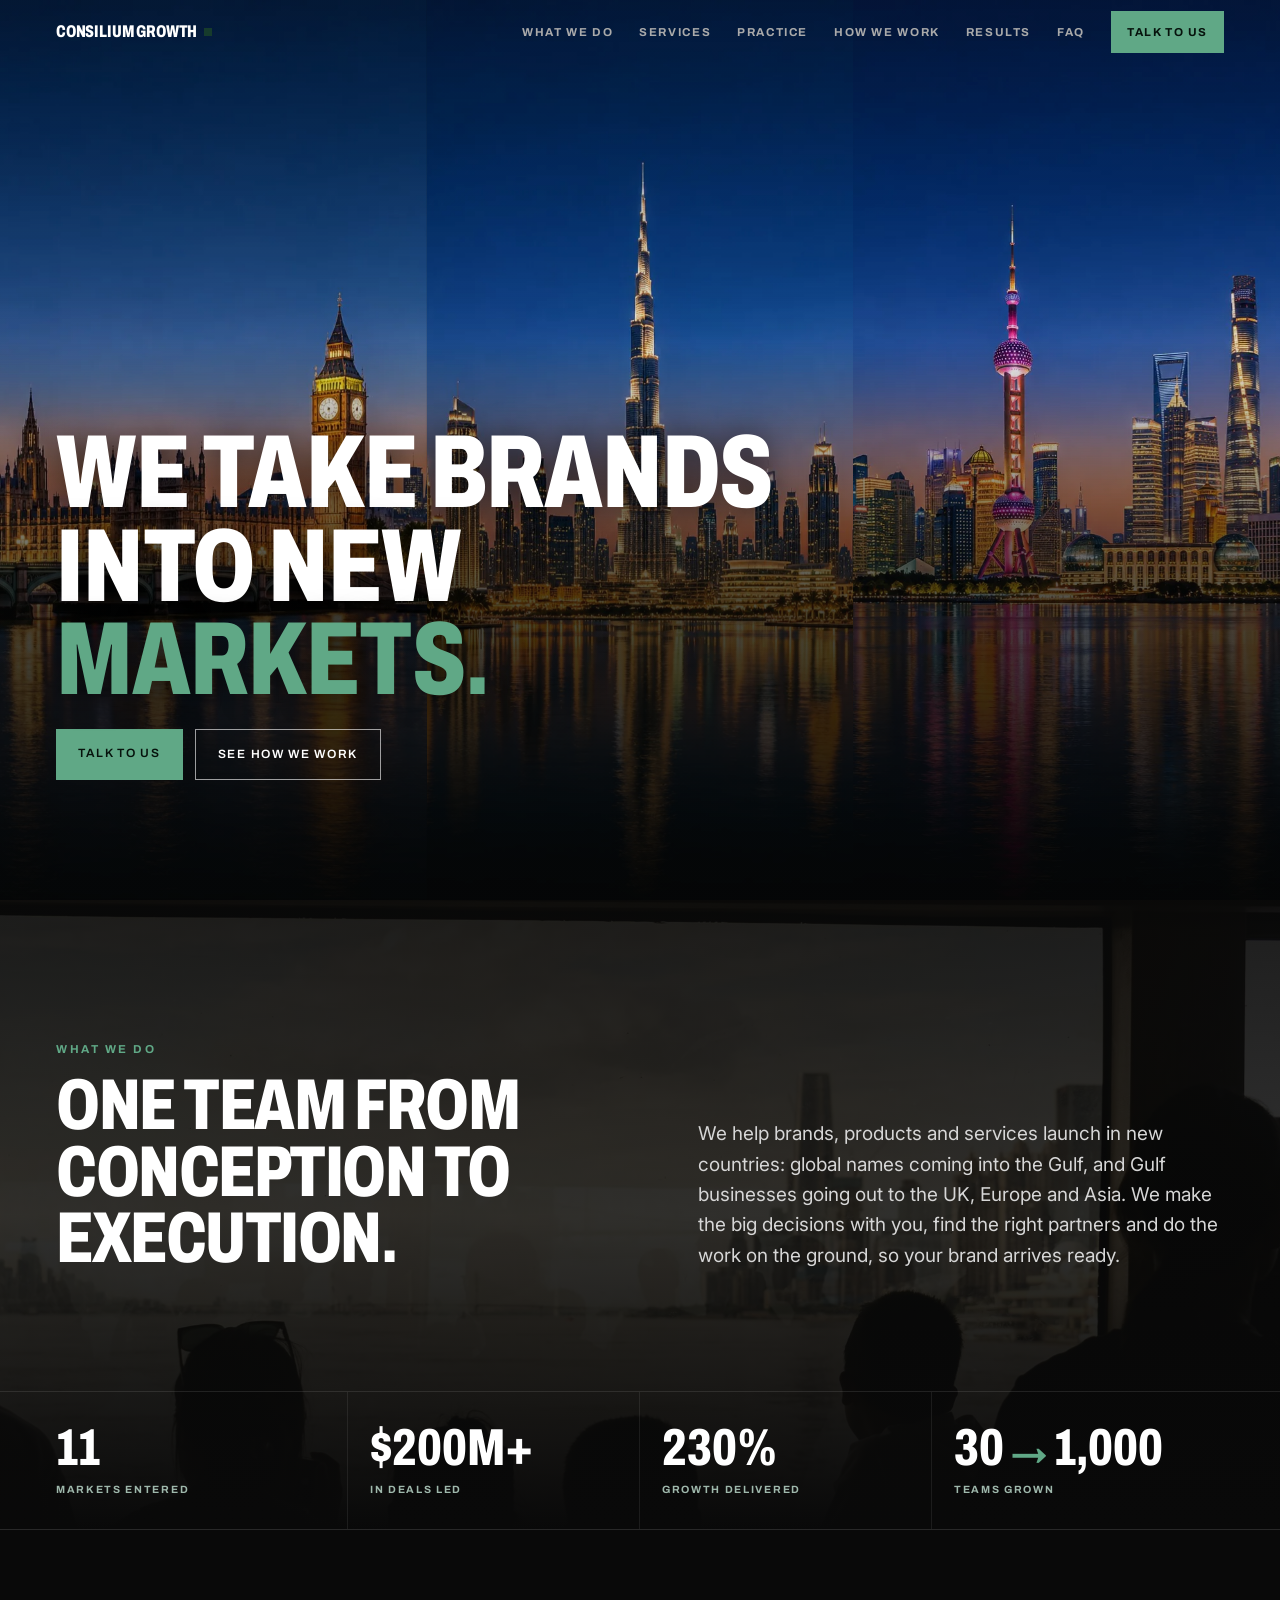
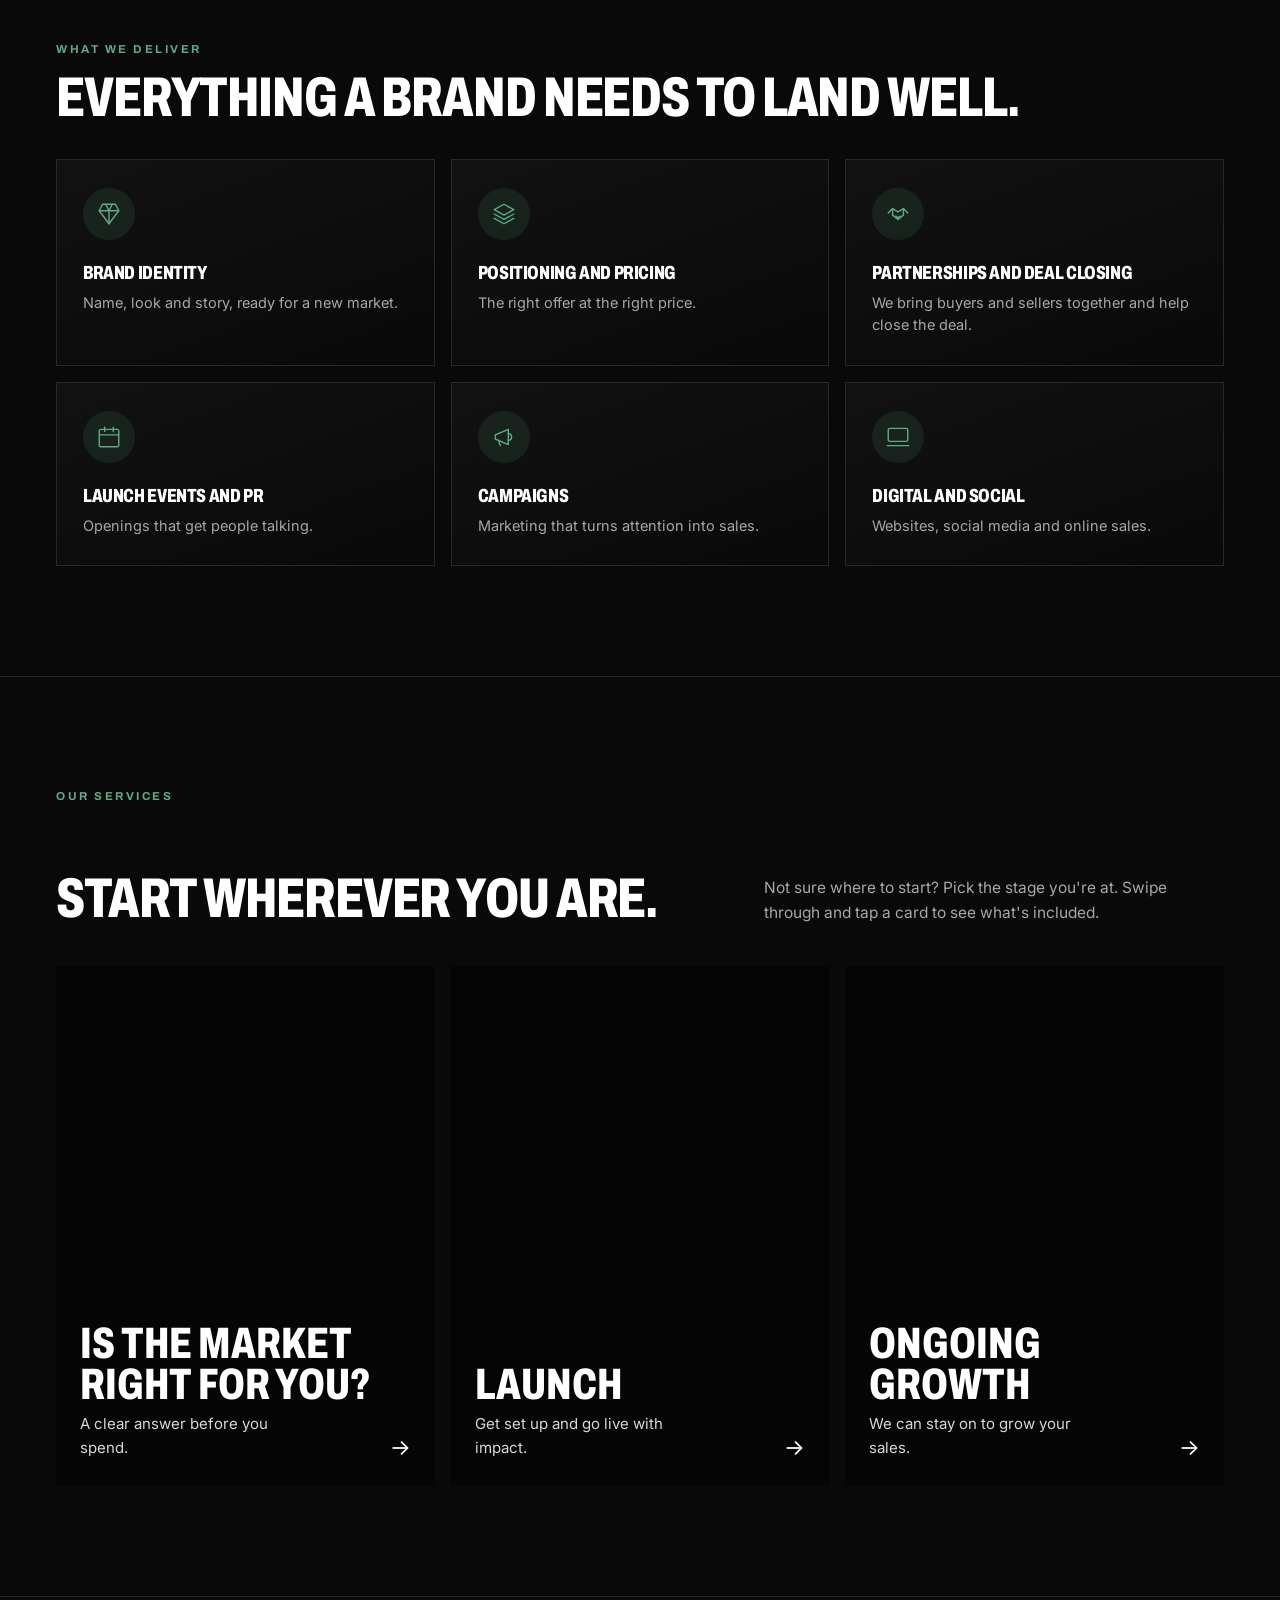
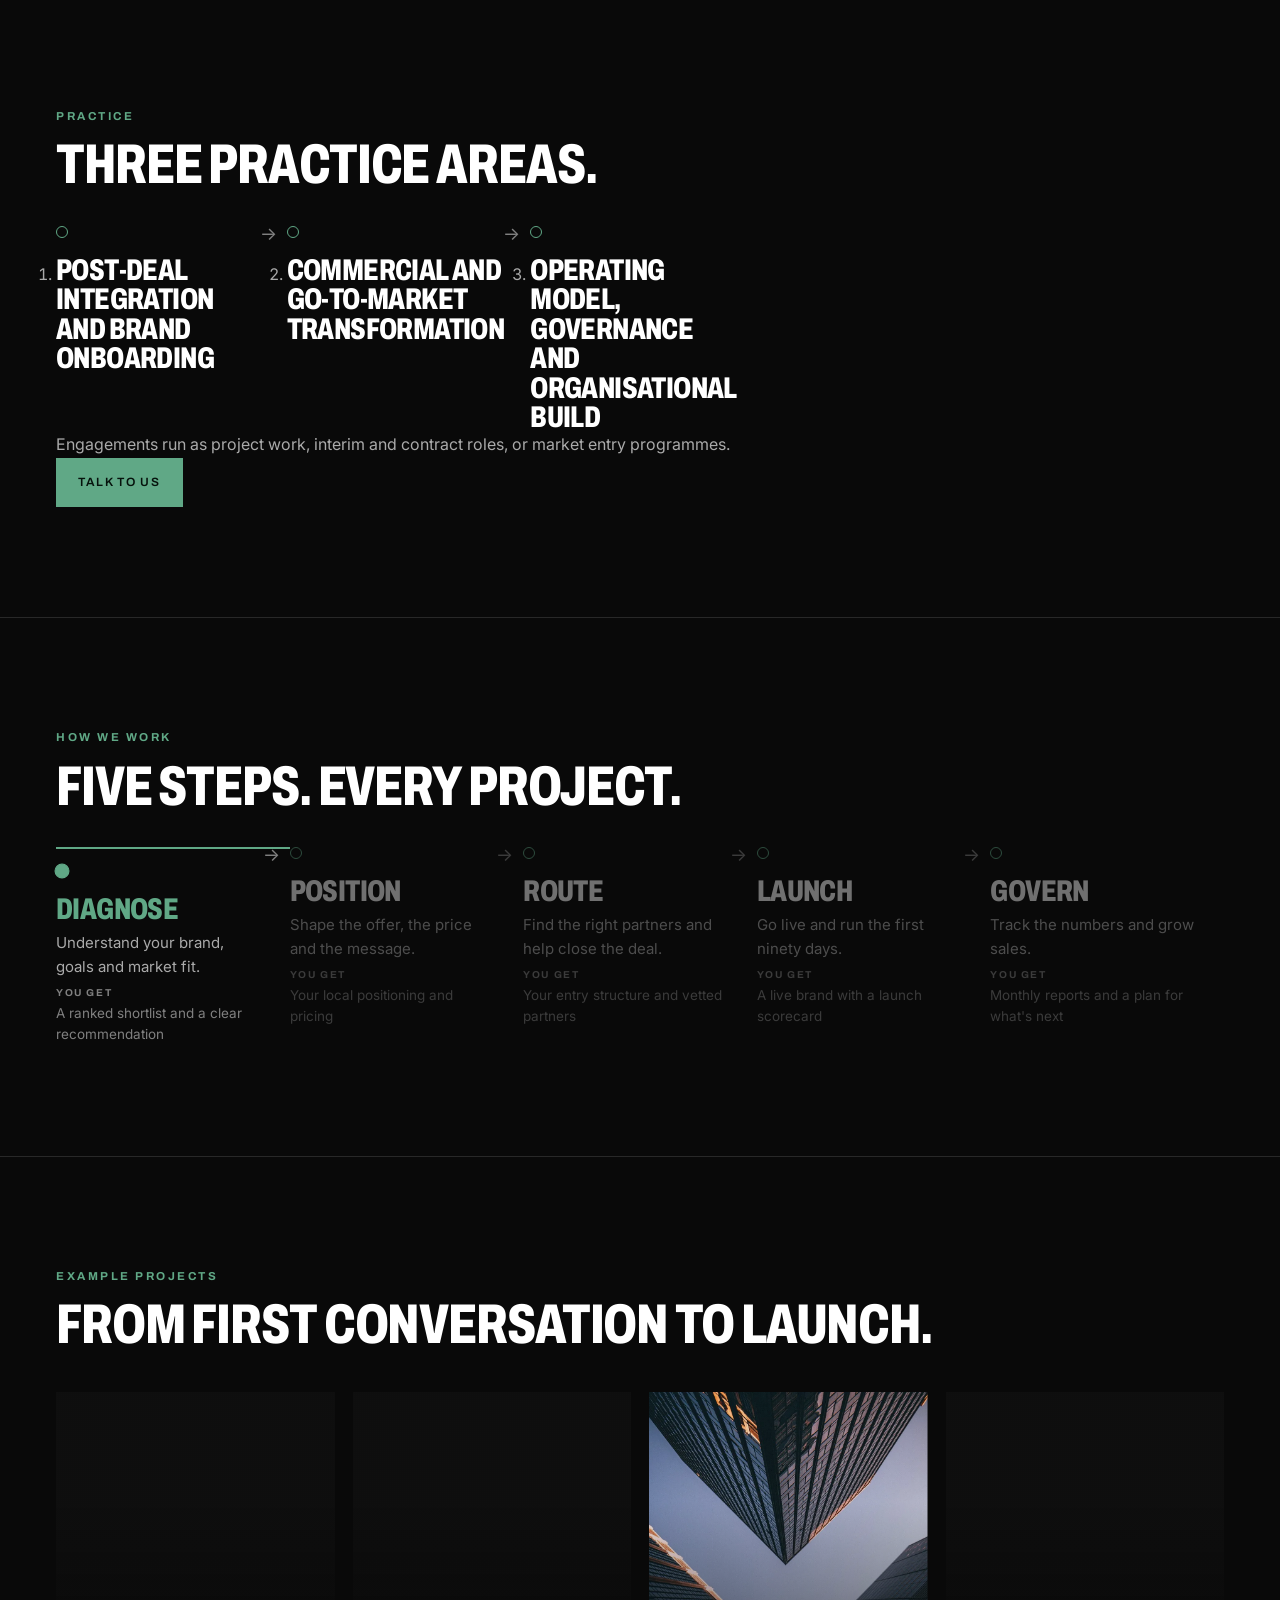
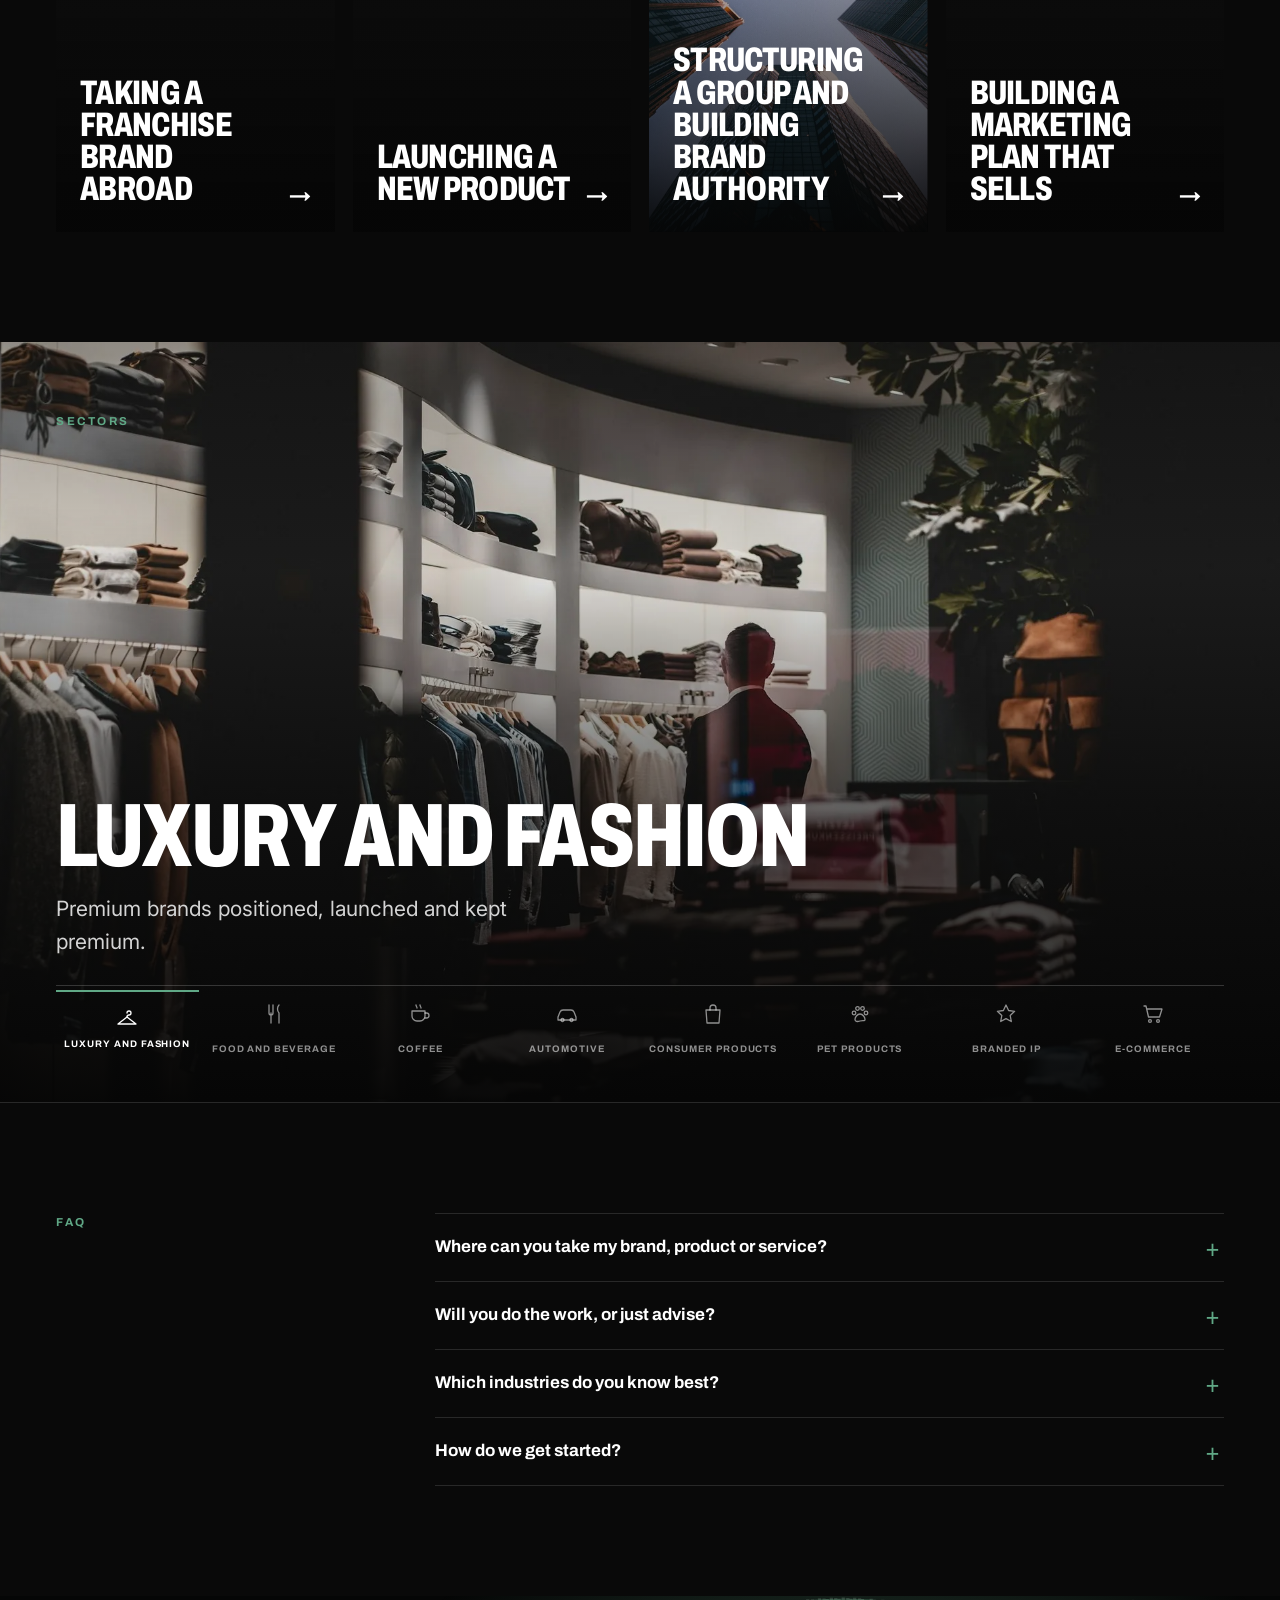
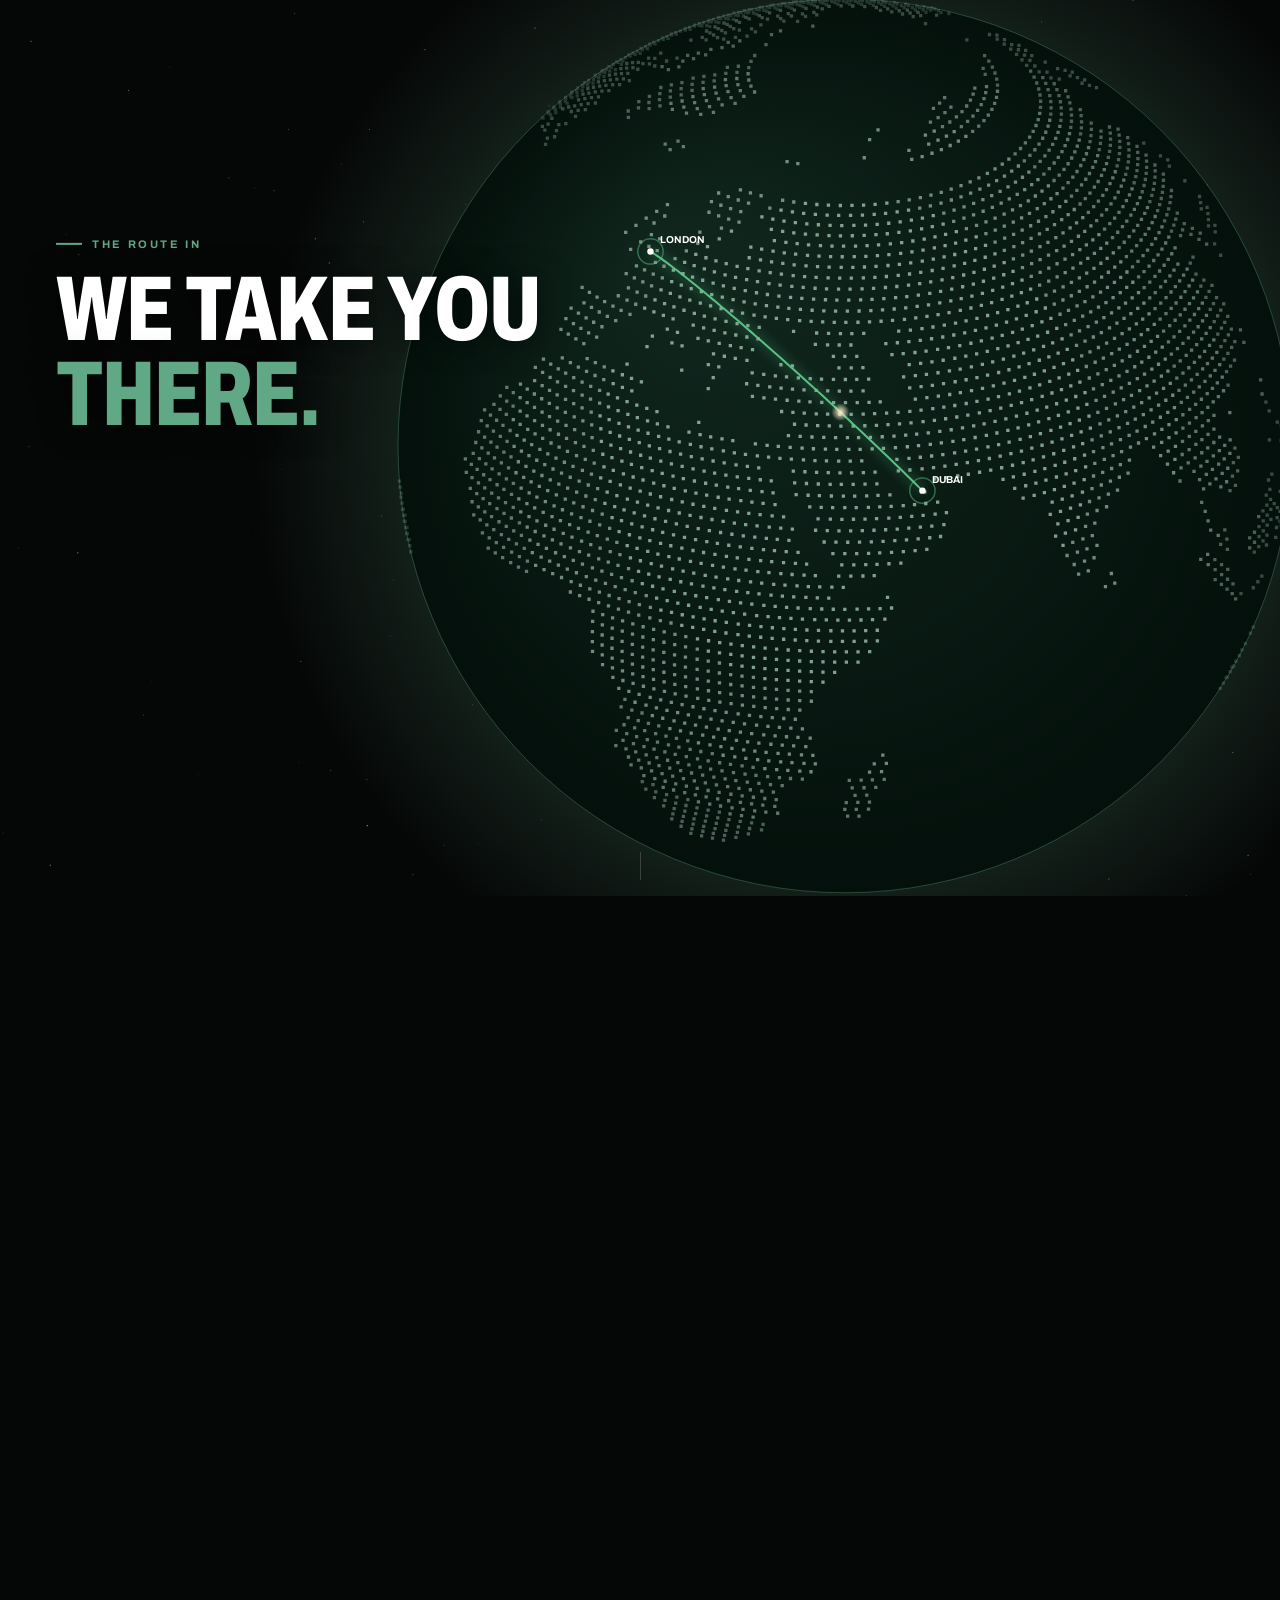
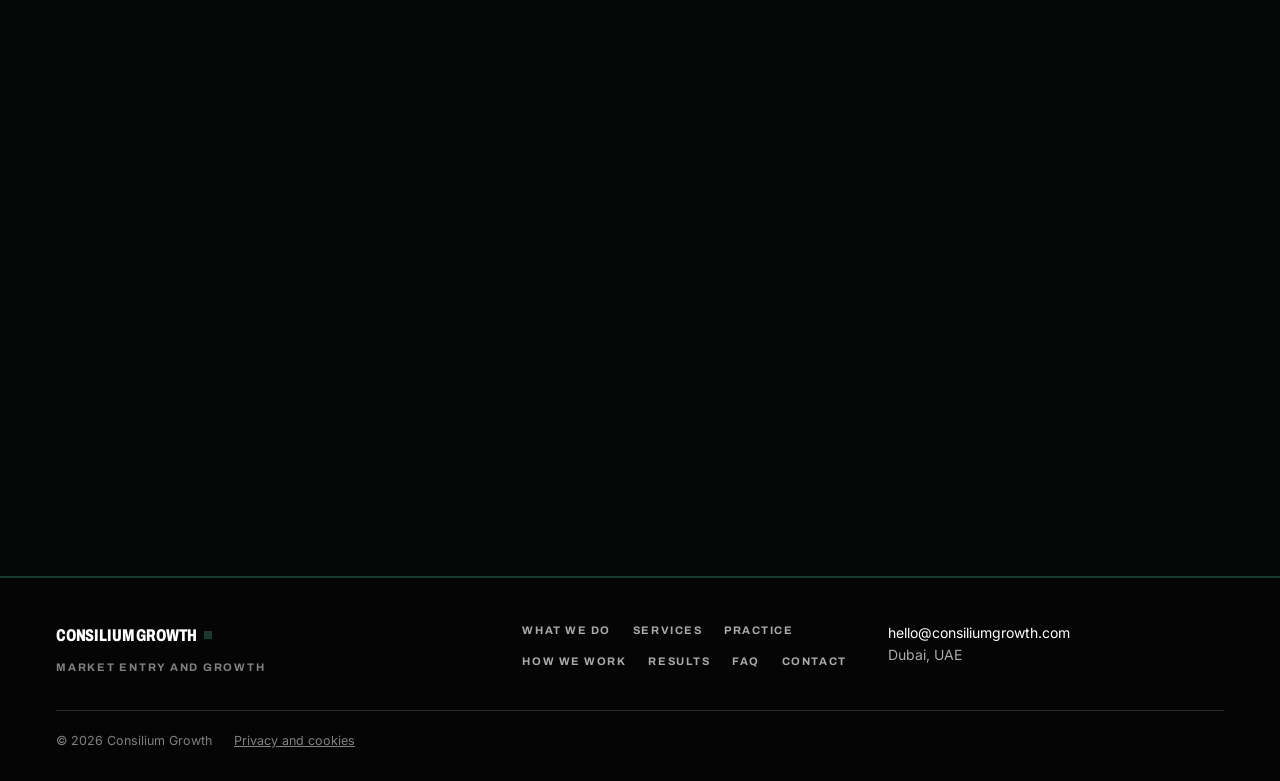
<file: index.html>
<!DOCTYPE html>
<html lang="en">
<head>
<meta charset="utf-8">
<meta name="viewport" content="width=device-width, initial-scale=1">
<title>Consilium Growth | Market Entry and Brand Launch</title>
<meta name="description" content="Consilium Growth helps brands launch and grow in new markets, from choosing the right country to setting up, launching and growing sales. Based in Dubai.">
<meta name="robots" content="index, follow">
<link rel="canonical" href="https://consiliumgrowth.com/">
<meta name="theme-color" content="#090909">
<meta property="og:site_name" content="Consilium Growth">
<meta property="og:type" content="website">
<meta property="og:locale" content="en_GB">
<meta property="og:url" content="https://consiliumgrowth.com/">
<meta property="og:title" content="Consilium Growth. We take brands into new markets.">
<meta property="og:description" content="Consilium Growth helps brands launch and grow in new markets, from choosing the right country to setting up, launching and growing sales. Based in Dubai.">
<meta property="og:image" content="https://consiliumgrowth.com/assets/img/og-share.jpg">
<meta property="og:image:width" content="1200">
<meta property="og:image:height" content="630">
<meta property="og:image:alt" content="Consilium Growth. We take brands into new markets.">
<meta name="twitter:card" content="summary_large_image">
<meta name="twitter:title" content="Consilium Growth. We take brands into new markets.">
<meta name="twitter:description" content="Consilium Growth helps brands launch and grow in new markets, from choosing the right country to setting up, launching and growing sales. Based in Dubai.">
<meta name="twitter:image" content="https://consiliumgrowth.com/assets/img/og-share.jpg">
<link rel="icon" href="favicon.svg" type="image/svg+xml">
<link rel="icon" href="favicon-32.png" sizes="32x32" type="image/png">
<link rel="apple-touch-icon" href="apple-touch-icon.png">
<link rel="preconnect" href="https://fonts.googleapis.com">
<link rel="preconnect" href="https://fonts.gstatic.com" crossorigin>
<link href="https://fonts.googleapis.com/css2?family=Archivo:wdth,wght@62..125,500..900&family=Inter:wght@400;500;600&display=swap" rel="stylesheet">
<link rel="stylesheet" href="assets/css/style.css">
<link rel="preload" as="image" href="assets/img/wide-gulf.webp">
<script type="application/ld+json">{"@context": "https://schema.org", "@type": "ProfessionalService", "name": "Consilium Growth", "legalName": "Consilium Growth Project Management Services", "url": "https://consiliumgrowth.com/", "image": "https://consiliumgrowth.com/assets/img/og-share.jpg", "logo": "https://consiliumgrowth.com/assets/img/logo-square.png", "email": "hello@consiliumgrowth.com", "description": "Consilium Growth helps brands launch and grow in new markets, from choosing the right country to setting up, launching and growing sales.", "address": {"@type": "PostalAddress", "addressLocality": "Dubai", "addressCountry": "AE"}, "areaServed": ["United Arab Emirates", "Saudi Arabia", "GCC", "United Kingdom", "China", "Hong Kong", "Singapore", "Malaysia", "United States", "Europe"], "knowsAbout": ["Market entry", "Brand launch", "International expansion", "Go to market strategy", "Franchise and distribution partnerships", "Deal facilitation", "Post-deal integration"]}</script>
<script type="application/ld+json">{"@context": "https://schema.org", "@type": "WebSite", "name": "Consilium Growth", "url": "https://consiliumgrowth.com/"}</script>
<script type="application/ld+json">{"@context": "https://schema.org", "@type": "FAQPage", "mainEntity": [{"@type": "Question", "name": "Where can you take my brand, product or service?", "acceptedAnswer": {"@type": "Answer", "text": "Into any market where there is real demand for it. We find where you will win, then we launch you there and grow your sales."}}, {"@type": "Question", "name": "Will you do the work, or just advise?", "acceptedAnswer": {"@type": "Answer", "text": "We do the work. We make the big calls with you and deliver them on the ground: the partners, the deals, the team and the launch. One team, from the first decision to launch day and beyond."}}, {"@type": "Question", "name": "Which industries do you know best?", "acceptedAnswer": {"@type": "Answer", "text": "Luxury, mass-produced goods, automotive, consumer products, pet care, food and beverage, coffee, fashion, branded IP and e-commerce. Brand, product or service, we know how to take it to market."}}, {"@type": "Question", "name": "How do we get started?", "acceptedAnswer": {"@type": "Answer", "text": "Tell us what you sell and where you want to take it. We'll arrange a short call and give you a straight answer on what it will take."}}]}</script>
</head>
<body id="top" class="home d3">
<a class="skip" href="#main">Skip to content</a>
<header class="site-head">
  <div class="wrap head-inner">
    <a class="mark" href="index.html" aria-label="Consilium Growth home">Consilium Growth <span class="dot"></span></a>
    <button class="nav-toggle" aria-label="Menu" aria-controls="nav" aria-expanded="false" data-nav>&#9776;</button>
    <nav class="nav" id="nav" aria-label="Main">
      <a href="index.html#what-we-do">What we do</a>
      <a href="index.html#services">Services</a>
      <a href="index.html#practice-areas">Practice</a>
      <a href="index.html#how-we-work">How we work</a>
      <a href="index.html#results">Results</a>
      <a href="index.html#faq">FAQ</a>
      <a class="nav-cta" href="contact.html">Talk to us</a>
    </nav>
  </div>
</header>

<main id="main">
<section class="hero3 hero-split" data-hero>
  <div class="cityrow">
    <button class="cpanel" type="button" style="--i:0" data-r="0" aria-label="UK and Europe"><img class="wide" src="assets/img/wide-europe.webp" alt="" style="--fx:74%" decoding="async"></button>
    <button class="cpanel" type="button" style="--i:1" data-r="1" aria-label="Gulf"><img class="wide" src="assets/img/wide-gulf.webp" alt="" style="--fx:50%" fetchpriority="high"></button>
    <button class="cpanel" type="button" style="--i:2" data-r="2" aria-label="Asia"><img class="wide" src="assets/img/wide-asia.webp" alt="" style="--fx:38%" decoding="async"></button>
  </div>
  <div class="hero-scrim"></div>
  <div class="wrap hero3-inner">
    <div class="hero-msg">
      <div class="msg on" data-k="all"><h1 class="h1">We take brands<br>into new <em>markets.</em></h1></div>
      <div class="msg" data-k="0" aria-hidden="true"><p class="h1">Find the right<br><em>market.</em></p></div>
      <div class="msg" data-k="1" aria-hidden="true"><p class="h1">Launch with<br><em>impact.</em></p></div>
      <div class="msg" data-k="2" aria-hidden="true"><p class="h1">Grow beyond<br><em>launch.</em></p></div>
    </div>
    <div class="hero-cta">
      <a class="btn btn-primary" href="contact.html">Talk to us</a>
      <a class="btn btn-ghost" href="#how-we-work">See how we work</a>
    </div>
  </div>
  <a class="scroll-cue" href="#what-we-do" aria-label="Scroll down"><i></i></a>
</section>


<section class="what3" id="what-we-do">
  <picture class="what3-img"><source media="(max-width: 700px)" srcset="assets/img/launch-room-m.webp"><img src="assets/img/launch-room.webp" alt="A team looking out over a city skyline from a high window" loading="lazy" decoding="async"></picture>
  <div class="what3-shade"></div>
  <div class="wrap what3-inner">
    <div class="reveal">
      <p class="label">What we do</p>
      <h2>One team from conception to execution.</h2>
    </div>
    <p class="what3-copy reveal" style="--d:120ms">We help brands, products and services launch in new countries: global names coming into the Gulf, and Gulf businesses going out to the UK, Europe and Asia. We make the big decisions with you, find the right partners and do the work on the ground, so your brand arrives ready.</p>
  </div>
<div class="proof3 proof-in" id="results" aria-label="Track record">
  <div class="wrap proof3-grid">
    <div class="reveal"><b data-count="11">11</b><span>Markets entered</span></div>
    <div class="reveal" style="--d:90ms"><b data-count="200" data-pre="$" data-suf="M+">$200M+</b><span>In deals led</span></div>
    <div class="reveal" style="--d:180ms"><b data-count="230" data-suf="%">230%</b><span>Growth delivered</span></div>
    <div class="reveal" style="--d:270ms"><b>30 <i>&rarr;</i> <span data-count="1000" data-from="30">1,000</span></b><span>Teams grown</span></div>
  </div>
</div>
</section>

<section class="band3" id="deliver">
  <div class="wrap">
    <div class="head3 reveal">
      <p class="label">What we deliver</p>
      <h2>Everything a brand needs to land well.</h2>
    </div>
    <div class="caps3" data-pager>
      <div class="cap3 reveal" style="--d:0ms"><span class="cap3-ico"><svg class="ico" viewBox="0 0 24 24" aria-hidden="true"><path d="M6 3h12l3 6-9 12L3 9z"/><path d="M3 9h18M9 3l3 6 3-6M12 9v12"/></svg></span><div><h3>Brand identity</h3><p>Name, look and story, ready for a new market.</p></div></div>
      <div class="cap3 reveal" style="--d:70ms"><span class="cap3-ico"><svg class="ico" viewBox="0 0 24 24" aria-hidden="true"><path d="M12 3 3 8l9 5 9-5z"/><path d="m3 12 9 5 9-5"/><path d="m3 16 9 5 9-5"/></svg></span><div><h3>Positioning and pricing</h3><p>The right offer at the right price.</p></div></div>
      <div class="cap3 reveal" style="--d:140ms"><span class="cap3-ico"><svg class="ico" viewBox="0 0 24 24" aria-hidden="true"><path d="M3 11l4-4 5 3 5-3 4 4"/><path d="M7 7v6l5 4 5-4V7"/><path d="M10 14l2 1.5 2-1.5"/></svg></span><div><h3>Partnerships and deal closing</h3><p>We bring buyers and sellers together and help close the deal.</p></div></div>
      <div class="cap3 reveal" style="--d:210ms"><span class="cap3-ico"><svg class="ico" viewBox="0 0 24 24" aria-hidden="true"><rect x="3" y="5" width="18" height="16" rx="1.5"/><path d="M3 10h18M8 3v4M16 3v4"/></svg></span><div><h3>Launch events and PR</h3><p>Openings that get people talking.</p></div></div>
      <div class="cap3 reveal" style="--d:280ms"><span class="cap3-ico"><svg class="ico" viewBox="0 0 24 24" aria-hidden="true"><path d="M4 10v4l12 5V5z"/><path d="M16 9a3 3 0 0 1 0 6M7 15l1.5 5"/></svg></span><div><h3>Campaigns</h3><p>Marketing that turns attention into sales.</p></div></div>
      <div class="cap3 reveal" style="--d:350ms"><span class="cap3-ico"><svg class="ico" viewBox="0 0 24 24" aria-hidden="true"><rect x="3" y="4" width="18" height="12" rx="1.5"/><path d="M2 20h20"/></svg></span><div><h3>Digital and social</h3><p>Websites, social media and online sales.</p></div></div>
    </div>
    <div class="pager-bar" aria-hidden="true"><i></i><i></i><i></i></div>
  </div>
</section>

<section class="band3 svc3" id="services">
  <div class="wrap">
    <div class="svc3-head reveal">
      <p class="label">Our services</p>
      <h2>Start wherever you are.</h2>
      <p class="svc3-intro">Not sure where to start? Pick the stage you're at. Swipe through and tap a card to see what's included.</p>
    </div>
    <div class="rail" data-rail>
      <div class="rail-track svc3-grid">
      <button class="svc reveal" type="button" data-sheet="svc-0" style="--d:0ms" aria-haspopup="dialog">
        <span class="svc-img svc-stack"><span class="svs" style="--k:0;--o:0"><picture class="svs-img"><source media="(max-width: 700px)" srcset="assets/img/market-check-m.webp"><img src="assets/img/market-check.webp" alt="A hand pointing to a destination on a world map on a desk at night" loading="lazy" decoding="async"></picture></span><span class="svs" style="--k:1;--o:0"><picture class="svs-img"><source media="(max-width: 700px)" srcset="assets/img/market-visit-m.webp"><img src="assets/img/market-visit.webp" alt="A consultant walking through an upscale shopping avenue at dusk" loading="lazy" decoding="async"></picture></span><span class="svs" style="--k:2;--o:0"><picture class="svs-img"><source media="(max-width: 700px)" srcset="assets/img/market-numbers-m.webp"><img src="assets/img/market-numbers.webp" alt="Hands comparing products and market analysis on a desk" loading="lazy" decoding="async"></picture></span></span>
        <span class="svc-shade"></span>
        <span class="svc-body"><span class="svc-kicker">Our services</span><span class="svc-title">Is the market right for you?</span><span class="svc-line">A clear answer before you spend.</span><span class="arrow" aria-hidden="true">&rarr;</span></span>
      </button>
      <button class="svc reveal" type="button" data-sheet="svc-1" style="--d:110ms" aria-haspopup="dialog">
        <span class="svc-img svc-stack"><span class="svs" style="--k:0;--o:1"><picture class="svs-img"><source media="(max-width: 700px)" srcset="assets/img/launch-partners-m.webp"><img src="assets/img/launch-partners.webp" alt="Partners agreeing terms at a boardroom table at night" loading="lazy" decoding="async"></picture></span><span class="svs" style="--k:1;--o:1"><picture class="svs-img"><source media="(max-width: 700px)" srcset="assets/img/launch-team-m.webp"><img src="assets/img/launch-team.webp" alt="A launch team planning around a table with brand boards" loading="lazy" decoding="async"></picture></span><span class="svs" style="--k:2;--o:1"><picture class="svs-img"><source media="(max-width: 700px)" srcset="assets/img/launch-m.webp"><img src="assets/img/launch.webp" alt="Guests at a brand launch night in front of a glowing green screen" loading="lazy" decoding="async"></picture></span></span>
        <span class="svc-shade"></span>
        <span class="svc-body"><span class="svc-kicker">Our services</span><span class="svc-title">Launch</span><span class="svc-line">Get set up and go live with impact.</span><span class="arrow" aria-hidden="true">&rarr;</span></span>
      </button>
      <button class="svc reveal" type="button" data-sheet="svc-2" style="--d:220ms" aria-haspopup="dialog">
        <span class="svc-img svc-stack"><span class="svs" style="--k:0;--o:2"><picture class="svs-img"><source media="(max-width: 700px)" srcset="assets/img/growth-m.webp"><img src="assets/img/growth.webp" alt="A warmly lit brand space at dusk seen through tall windows" loading="lazy" decoding="async"></picture></span><span class="svs" style="--k:1;--o:2"><picture class="svs-img"><source media="(max-width: 700px)" srcset="assets/img/growth-review-m.webp"><img src="assets/img/growth-review.webp" alt="Hands reviewing sales results on a laptop at night" loading="lazy" decoding="async"></picture></span><span class="svs" style="--k:2;--o:2"><picture class="svs-img"><source media="(max-width: 700px)" srcset="assets/img/growth-campaign-m.webp"><img src="assets/img/growth-campaign.webp" alt="A new campaign shoot on a dark studio set" loading="lazy" decoding="async"></picture></span></span>
        <span class="svc-shade"></span>
        <span class="svc-body"><span class="svc-kicker">Our services</span><span class="svc-title">Ongoing Growth</span><span class="svc-line">We can stay on to grow your sales.</span><span class="arrow" aria-hidden="true">&rarr;</span></span>
      </button>
      </div>
      <div class="rail-bar" aria-hidden="true"><i></i></div>
    </div>
  </div>
</section>

<section class="band3" id="practice-areas">
  <div class="wrap">
    <div class="head3 reveal">
      <p class="label">Practice</p>
      <h2>Three practice areas.</h2>
    </div>
    <ol class="steps3">
      <li class="step3 reveal"><h3>Post-deal integration and brand onboarding</h3></li>
      <li class="step3 reveal"><h3>Commercial and go-to-market transformation</h3></li>
      <li class="step3 reveal"><h3>Operating model, governance and organisational build</h3></li>
    </ol>
    <p>Engagements run as project work, interim and contract roles, or market entry programmes.</p>
    <a class="btn btn-primary" href="contact.html">Talk to us</a>
  </div>
</section>

<section class="band3" id="how-we-work">
  <div class="wrap">
    <div class="head3 reveal">
      <p class="label">How we work</p>
      <h2>Five steps. Every project.</h2>
    </div>
    <div class="steps3" data-steps>
      <div class="step3 reveal" style="--d:0ms"><h3>Diagnose</h3><p>Understand your brand, goals and market fit.</p><p class="get"><b>You get</b>A ranked shortlist and a clear recommendation</p></div>
      <div class="step3 reveal" style="--d:110ms"><h3>Position</h3><p>Shape the offer, the price and the message.</p><p class="get"><b>You get</b>Your local positioning and pricing</p></div>
      <div class="step3 reveal is-route" style="--d:220ms"><h3>Route</h3><p>Find the right partners and help close the deal.</p><p class="get"><b>You get</b>Your entry structure and vetted partners</p></div>
      <div class="step3 reveal" style="--d:330ms"><h3>Launch</h3><p>Go live and run the first ninety days.</p><p class="get"><b>You get</b>A live brand with a launch scorecard</p></div>
      <div class="step3 reveal" style="--d:440ms"><h3>Govern</h3><p>Track the numbers and grow sales.</p><p class="get"><b>You get</b>Monthly reports and a plan for what's next</p></div>
    </div>
  </div>
</section>

<section class="band3" id="practice">
  <div class="wrap">
    <div class="head3 reveal">
      <p class="label">Example projects</p>
      <h2>From first conversation to launch.</h2>
    </div>
    <div class="rail" data-rail>
      <div class="rail-track flips">
      <button class="flip reveal" type="button" style="--d:0ms" aria-label="Taking a franchise brand abroad. Tap to read more"><span class="flip-inner"><span class="face front"><picture class="flip-img"><source media="(max-width: 700px)" srcset="assets/img/case-franchise-v2-m.webp"><img src="assets/img/case-franchise-v2.webp" alt="A warmly lit luxury store interior" loading="lazy" decoding="async"></picture><span class="flip-shade"></span><span class="h3">Taking a franchise brand abroad <span class="arrow" aria-hidden="true">&rarr;</span></span></span><span class="face back"><span class="txt">We choose the markets, find the right partners and agree the franchise terms. Then we set each partner up, train the teams, plan the local marketing and launch the brand.</span></span></span></button>
      <button class="flip reveal" type="button" style="--d:100ms" aria-label="Launching a new product. Tap to read more"><span class="flip-inner"><span class="face front"><picture class="flip-img"><source media="(max-width: 700px)" srcset="assets/img/case-product-m.webp"><img src="assets/img/case-product.webp" alt="A new car under a fitted green cover in a dark showroom" loading="lazy" decoding="async"></picture><span class="flip-shade"></span><span class="h3">Launching a new product <span class="arrow" aria-hidden="true">&rarr;</span></span></span><span class="face back"><span class="txt">We agree the distribution terms, from margins and pricing to payment and marketing support. Then we plan the launch, set the targets and take the product to market.</span></span></span></button>
      <button class="flip reveal" type="button" style="--d:200ms" aria-label="Structuring a group and building brand authority. Tap to read more"><span class="flip-inner"><span class="face front"><picture class="flip-img"><source media="(max-width: 700px)" srcset="assets/img/case-group-m.webp"><img src="assets/img/case-group.webp" alt="Four office towers meeting against the sky" loading="lazy" decoding="async"></picture><span class="flip-shade"></span><span class="h3">Structuring a group and building brand authority <span class="arrow" aria-hidden="true">&rarr;</span></span></span><span class="face back"><span class="txt">We organise the group and its subsidiaries under one clear brand structure, then build the identity, tone of voice and guidelines that give it authority. Then we roll it out everywhere the brand appears.</span></span></span></button>
      <button class="flip reveal" type="button" style="--d:300ms" aria-label="Building a marketing plan that sells. Tap to read more"><span class="flip-inner"><span class="face front"><picture class="flip-img"><source media="(max-width: 700px)" srcset="assets/img/case-marketing-m.webp"><img src="assets/img/case-marketing.webp" alt="A marketing plan laid out on a desk with a brand book and campaign visuals" loading="lazy" decoding="async"></picture><span class="flip-shade"></span><span class="h3">Building a marketing plan that sells <span class="arrow" aria-hidden="true">&rarr;</span></span></span><span class="face back"><span class="txt">We define who the customer is, sharpen the positioning and set the budget. Then we plan the campaigns across the right channels and track what each one brings in.</span></span></span></button>
      </div>
      <div class="rail-bar" aria-hidden="true"><i></i></div>
    </div>
  </div>
</section>

<section class="slider slider3" id="sectors" aria-roledescription="carousel" aria-label="Sectors">
    <div class="slide on"><picture class="slide-img"><source media="(max-width: 700px)" srcset="assets/img/sector-fashion-m.webp"><img src="assets/img/sector-fashion.webp" alt="A tailor adjusting a cream jacket on a mannequin" loading="lazy" decoding="async"></picture></div>
    <div class="slide"><picture class="slide-img"><source media="(max-width: 700px)" srcset="assets/img/sector-fnb-m.webp"><img src="assets/img/sector-fnb.webp" alt="A fine dining dish on a dark plate in a candlelit restaurant" loading="lazy" decoding="async"></picture></div>
    <div class="slide"><picture class="slide-img"><source media="(max-width: 700px)" srcset="assets/img/sector-coffee-m.webp"><img src="assets/img/sector-coffee.webp" alt="A barista pouring latte art at an elegant coffee counter" loading="lazy" decoding="async"></picture></div>
    <div class="slide"><picture class="slide-img"><source media="(max-width: 700px)" srcset="assets/img/sector-auto-m.webp"><img src="assets/img/sector-auto.webp" alt="Sunset reflected along the side of a car" loading="lazy" decoding="async"></picture></div>
    <div class="slide"><picture class="slide-img"><source media="(max-width: 700px)" srcset="assets/img/sector-consumer-m.webp"><img src="assets/img/sector-consumer.webp" alt="Products on warm wooden shelves in a minimal store" loading="lazy" decoding="async"></picture></div>
    <div class="slide"><picture class="slide-img"><source media="(max-width: 700px)" srcset="assets/img/sector-pet-m.webp"><img src="assets/img/sector-pet.webp" alt="A golden retriever on a premium leather lead on a leafy street" loading="lazy" decoding="async"></picture></div>
    <div class="slide"><picture class="slide-img"><source media="(max-width: 700px)" srcset="assets/img/sector-ip-m.webp"><img src="assets/img/sector-ip.webp" alt="Collectible busts on pedestals in a gallery" loading="lazy" decoding="async"></picture></div>
    <div class="slide"><picture class="slide-img"><source media="(max-width: 700px)" srcset="assets/img/sector-ecom-m.webp"><img src="assets/img/sector-ecom.webp" alt="Rows of stock in a fulfilment warehouse" loading="lazy" decoding="async"></picture></div>
  <div class="slider-scrim"></div>
  <div class="wrap slider-ui">
    <p class="label">Sectors</p>
    <div class="slider-text">
      <div class="st on"><h3>Luxury and fashion</h3><p>Premium brands positioned, launched and kept premium.</p></div>
      <div class="st"><h3>Food and beverage</h3><p>Food and dining brands taken to new cities, from concept to launch night.</p></div>
      <div class="st"><h3>Coffee</h3><p>Coffee brands shaped, launched and grown in new markets.</p></div>
      <div class="st"><h3>Automotive</h3><p>From ultra-luxury to volume brands, sold through the right partners.</p></div>
      <div class="st"><h3>Consumer products</h3><p>Everyday brands on the right shelves, at the right price.</p></div>
      <div class="st"><h3>Pet products</h3><p>Pet care brands that owners trust, launched online and on the shelf in new markets.</p></div>
      <div class="st"><h3>Branded IP</h3><p>Licensed products turned into collections people want to own.</p></div>
      <div class="st"><h3>E-commerce</h3><p>Online brands built, launched and grown.</p></div>
    </div>
    <div class="slider-tabs" role="tablist">
      <button class="tab on" type="button" role="tab" aria-label="Luxury and fashion"><svg class="ico" viewBox="0 0 24 24" aria-hidden="true"><path d="M12 6a2 2 0 1 1 2 2c-1 0-2 .8-2 2"/><path d="M12 10 3 17h18z"/></svg><em>Luxury and fashion</em></button>
      <button class="tab" type="button" role="tab" aria-label="Food and beverage"><svg class="ico" viewBox="0 0 24 24" aria-hidden="true"><path d="M7 3v8a2 2 0 0 0 4 0V3M9 11v10"/><path d="M17 3c-2 2-2 6 0 8v10"/></svg><em>Food and beverage</em></button>
      <button class="tab" type="button" role="tab" aria-label="Coffee"><svg class="ico" viewBox="0 0 24 24" aria-hidden="true"><path d="M4 9h13v5a5 5 0 0 1-5 5H9a5 5 0 0 1-5-5z"/><path d="M17 11h1.5a2.5 2.5 0 0 1 0 5H17"/><path d="M8 3c0 1.5 1 1.5 1 3M12 3c0 1.5 1 1.5 1 3"/></svg><em>Coffee</em></button>
      <button class="tab" type="button" role="tab" aria-label="Automotive"><svg class="ico" viewBox="0 0 24 24" aria-hidden="true"><path d="M3 15l2-5c.5-1.2 1.6-2 3-2h8c1.4 0 2.5.8 3 2l2 5v3H3z"/><circle cx="7.5" cy="18" r="1.5"/><circle cx="16.5" cy="18" r="1.5"/></svg><em>Automotive</em></button>
      <button class="tab" type="button" role="tab" aria-label="Consumer products"><svg class="ico" viewBox="0 0 24 24" aria-hidden="true"><path d="M5 8h14l-1 13H6z"/><path d="M9 8V6a3 3 0 0 1 6 0v2"/></svg><em>Consumer products</em></button>
      <button class="tab" type="button" role="tab" aria-label="Pet products"><svg class="ico" viewBox="0 0 24 24" aria-hidden="true"><circle cx="6" cy="11" r="1.8"/><circle cx="9.5" cy="6.5" r="1.8"/><circle cx="14.5" cy="6.5" r="1.8"/><circle cx="18" cy="11" r="1.8"/><path d="M12 12c-3 0-5 3.5-5 5.5S9 20 12 19s5 .5 5-1.5-2-5.5-5-5.5z"/></svg><em>Pet products</em></button>
      <button class="tab" type="button" role="tab" aria-label="Branded IP"><svg class="ico" viewBox="0 0 24 24" aria-hidden="true"><path d="M12 3l2.6 5.5 6 .8-4.4 4.2 1.1 6L12 16.6 6.7 19.5l1.1-6L3.4 9.3l6-.8z"/></svg><em>Branded IP</em></button>
      <button class="tab" type="button" role="tab" aria-label="E-commerce"><svg class="ico" viewBox="0 0 24 24" aria-hidden="true"><path d="M3 4h2l2.5 11h11L21 7H6.5"/><circle cx="9" cy="19" r="1.4"/><circle cx="17" cy="19" r="1.4"/></svg><em>E-commerce</em></button>
    </div>
  </div>
</section>

<section class="band3" id="faq">
  <div class="wrap faq3">
    <p class="label reveal">FAQ</p>
    <div class="faq">
      <details><summary>Where can you take my brand, product or service?</summary><p>Into any market where there is real demand for it. We find where you will win, then we launch you there and grow your sales.</p></details>
      <details><summary>Will you do the work, or just advise?</summary><p>We do the work. We make the big calls with you and deliver them on the ground: the partners, the deals, the team and the launch. One team, from the first decision to launch day and beyond.</p></details>
      <details><summary>Which industries do you know best?</summary><p>Luxury, mass-produced goods, automotive, consumer products, pet care, food and beverage, coffee, fashion, branded IP and e-commerce. Brand, product or service, we know how to take it to market.</p></details>
      <details><summary>How do we get started?</summary><p>Tell us what you sell and where you want to take it. We'll arrange a short call and give you a straight answer on what it will take.</p></details>
    </div>
  </div>
</section>

<section class="route route-close" id="next-market" aria-label="Ready for your next market">
  <div class="route-pin">
    <canvas class="route-globe" aria-hidden="true"></canvas>
    <div class="route-copy">
      <p class="route-lbl">The route in</p>
      <div class="route-msgs">
        <div class="rm on"><h2>Every market<br>has a <em>route in.</em></h2></div>
        <div class="rm"><h2>We find<br><em>yours.</em></h2></div>
        <div class="rm"><h2>We take you<br><em>there.</em></h2></div>
        <div class="rm"><h2>Ready for your<br>next <em>market?</em></h2><p>Tell us what you sell and where you want to take it. We'll come back with an honest view.</p><a class="btn btn-primary route-cta" href="contact.html">Talk to us <span aria-hidden="true">&rarr;</span></a></div>
      </div>
    </div>
    <div class="route-hint" aria-hidden="true"><i></i></div>
  </div>
</section>
</main>

<div class="sheet" id="sheet" role="dialog" aria-modal="true" aria-label="Service details" hidden>
  <div class="sheet-backdrop" data-close></div>
  <div class="sheet-panel">
    <button class="sheet-close" type="button" data-close aria-label="Close"><svg viewBox="0 0 24 24"><line x1="6" y1="6" x2="18" y2="18"/><line x1="18" y1="6" x2="6" y2="18"/></svg></button>
    <div class="sheet-slot"></div>
  </div>
</div>
<div class="sheet-store">
  <div class="sheet-content" id="svc-0" hidden>
    <div class="sheet-gallery"><figure class="sg" style="--k:0"><picture class="sg-img"><source media="(max-width: 700px)" srcset="assets/img/market-check-m.webp"><img src="assets/img/market-check.webp" alt="A hand pointing to a destination on a world map on a desk at night" loading="lazy" decoding="async"></picture><figcaption>Where to go</figcaption></figure><figure class="sg" style="--k:1"><picture class="sg-img"><source media="(max-width: 700px)" srcset="assets/img/market-visit-m.webp"><img src="assets/img/market-visit.webp" alt="A consultant walking through an upscale shopping avenue at dusk" loading="lazy" decoding="async"></picture><figcaption>On the ground</figcaption></figure><figure class="sg" style="--k:2"><picture class="sg-img"><source media="(max-width: 700px)" srcset="assets/img/market-numbers-m.webp"><img src="assets/img/market-numbers.webp" alt="Hands comparing products and market analysis on a desk" loading="lazy" decoding="async"></picture><figcaption>The numbers</figcaption></figure></div>
    <div class="sheet-body">
      <p class="eyebrow">Service</p>
      <h3>Is the market right for you?</h3>
      <p class="sheet-lead">Find out if a market is right for you before you spend. We look at demand, competition, pricing and costs, and give you a clear answer.</p>
      <dl><dt>Best for</dt><dd>Brands weighing up a new market</dd><dt>What you get</dt><dd>A clear go or no go, with the reasons and numbers behind it</dd></dl>
      <a class="btn btn-primary" href="contact.html">Talk to us about this</a>
    </div>
  </div>
  <div class="sheet-content" id="svc-1" hidden>
    <div class="sheet-gallery"><figure class="sg" style="--k:0"><picture class="sg-img"><source media="(max-width: 700px)" srcset="assets/img/launch-partners-m.webp"><img src="assets/img/launch-partners.webp" alt="Partners agreeing terms at a boardroom table at night" loading="lazy" decoding="async"></picture><figcaption>The right partners</figcaption></figure><figure class="sg" style="--k:1"><picture class="sg-img"><source media="(max-width: 700px)" srcset="assets/img/launch-team-m.webp"><img src="assets/img/launch-team.webp" alt="A launch team planning around a table with brand boards" loading="lazy" decoding="async"></picture><figcaption>Team and launch plan</figcaption></figure><figure class="sg" style="--k:2"><picture class="sg-img"><source media="(max-width: 700px)" srcset="assets/img/launch-m.webp"><img src="assets/img/launch.webp" alt="Guests at a brand launch night in front of a glowing green screen" loading="lazy" decoding="async"></picture><figcaption>Launch night</figcaption></figure></div>
    <div class="sheet-body">
      <p class="eyebrow">Service</p>
      <h3>Launch</h3>
      <p class="sheet-lead">We get everything ready to open: the partners, the team and the launch plan. Then we run the first ninety days with you.</p>
      <dl><dt>Best for</dt><dd>Brands ready to enter</dd><dt>What you get</dt><dd>Your brand live in market, with clear targets to track</dd></dl>
      <a class="btn btn-primary" href="contact.html">Talk to us about this</a>
    </div>
  </div>
  <div class="sheet-content" id="svc-2" hidden>
    <div class="sheet-gallery"><figure class="sg" style="--k:0"><picture class="sg-img"><source media="(max-width: 700px)" srcset="assets/img/growth-m.webp"><img src="assets/img/growth.webp" alt="A warmly lit brand space at dusk seen through tall windows" loading="lazy" decoding="async"></picture><figcaption>Busy from day one</figcaption></figure><figure class="sg" style="--k:1"><picture class="sg-img"><source media="(max-width: 700px)" srcset="assets/img/growth-review-m.webp"><img src="assets/img/growth-review.webp" alt="Hands reviewing sales results on a laptop at night" loading="lazy" decoding="async"></picture><figcaption>Monthly results review</figcaption></figure><figure class="sg" style="--k:2"><picture class="sg-img"><source media="(max-width: 700px)" srcset="assets/img/growth-campaign-m.webp"><img src="assets/img/growth-campaign.webp" alt="A new campaign shoot on a dark studio set" loading="lazy" decoding="async"></picture><figcaption>New campaigns</figcaption></figure></div>
    <div class="sheet-body">
      <p class="eyebrow">Service</p>
      <h3>Ongoing Growth</h3>
      <p class="sheet-lead">Once you're open, we can stay on to grow your sales. We review the numbers every month and act on what they show.</p>
      <dl><dt>Best for</dt><dd>Brands already in market that want to grow faster</dd><dt>What you get</dt><dd>A partner who owns the results with you</dd></dl>
      <a class="btn btn-primary" href="contact.html">Talk to us about this</a>
    </div>
  </div>
</div>
<a class="dock" href="contact.html">Talk to us</a>
<script src="assets/js/route.js" defer></script>
<footer class="site-foot">
  <div class="wrap">
    <div class="foot-grid">
      <div>
        <a class="mark" href="index.html">Consilium Growth <span class="dot"></span></a>
        <span class="descriptor">Market entry and growth</span>
      </div>
      <nav class="foot-links" aria-label="Footer">
        <a href="index.html#what-we-do">What we do</a>
        <a href="index.html#services">Services</a>
        <a href="index.html#practice-areas">Practice</a>
        <a href="index.html#how-we-work">How we work</a>
        <a href="index.html#results">Results</a>
        <a href="index.html#faq">FAQ</a>
        <a href="contact.html">Contact</a>
      </nav>
      <div class="foot-contact">
        <a href="mailto:hello@consiliumgrowth.com">hello@consiliumgrowth.com</a><br>Dubai, UAE<br>
        <!-- LinkedIn link appears here once LINKEDIN_URL is set -->
      </div>
    </div>
    <div class="foot-base">
      <span>&copy; <span data-year>2026</span> Consilium Growth</span>
      <a href="privacy.html">Privacy and cookies</a>
    </div>
  </div>
</footer>

<div class="consent" id="consent" role="dialog" aria-label="Cookie choice">
  <p>We use cookies to understand how the site is used and to measure our ads. <a href="privacy.html">Read more</a>.</p>
  <div class="row"><button class="btn btn-primary" data-accept>Accept</button><button class="btn btn-ghost" data-decline>Decline</button></div>
</div>
<button class="totop" id="totop" aria-label="Back to top"><svg viewBox="0 0 24 24"><polyline points="6 15 12 9 18 15"/></svg></button>
<script src="assets/js/main.js"></script>
<script src="assets/js/tracking.js"></script>
</body>
</html>
</file>
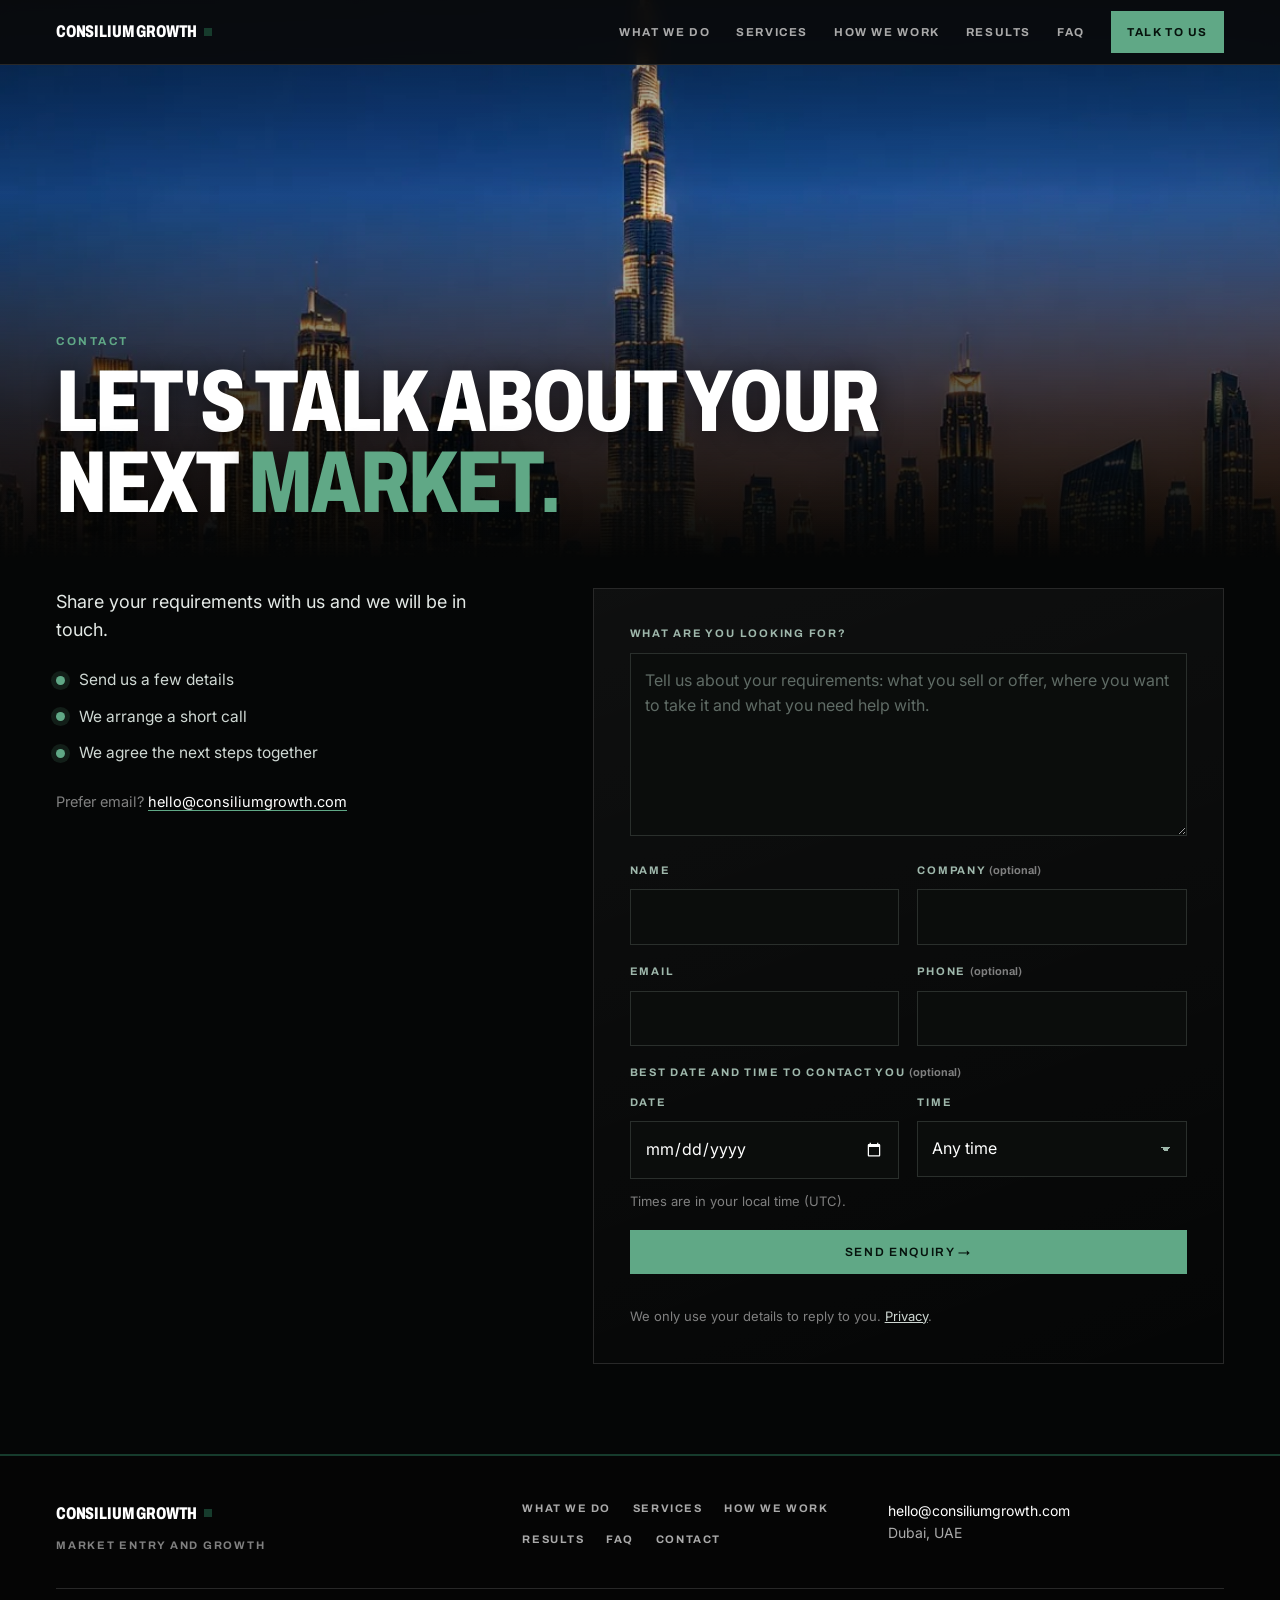
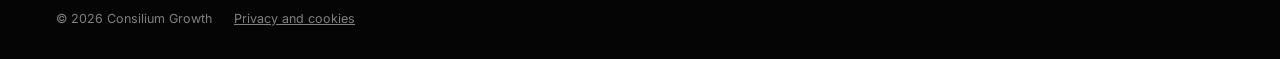
<file: contact.html>
<!DOCTYPE html>
<html lang="en">
<head>
<meta charset="utf-8">
<meta name="viewport" content="width=device-width, initial-scale=1">
<title>Contact | Consilium Growth</title>
<meta name="description" content="Talk to Consilium Growth about taking your brand, product or service into a new market. Tell us what you sell and where you want to take it.">
<meta name="robots" content="index, follow">
<link rel="canonical" href="https://consiliumgrowth.com/contact.html">
<meta name="theme-color" content="#090909">
<meta property="og:site_name" content="Consilium Growth">
<meta property="og:type" content="website">
<meta property="og:locale" content="en_GB">
<meta property="og:url" content="https://consiliumgrowth.com/contact.html">
<meta property="og:title" content="Contact | Consilium Growth">
<meta property="og:description" content="Talk to Consilium Growth about taking your brand, product or service into a new market. Tell us what you sell and where you want to take it.">
<meta property="og:image" content="https://consiliumgrowth.com/assets/img/og-share.jpg">
<meta property="og:image:width" content="1200">
<meta property="og:image:height" content="630">
<meta property="og:image:alt" content="Consilium Growth. We take brands into new markets.">
<meta name="twitter:card" content="summary_large_image">
<meta name="twitter:title" content="Contact | Consilium Growth">
<meta name="twitter:description" content="Talk to Consilium Growth about taking your brand, product or service into a new market. Tell us what you sell and where you want to take it.">
<meta name="twitter:image" content="https://consiliumgrowth.com/assets/img/og-share.jpg">
<link rel="icon" href="favicon.svg" type="image/svg+xml">
<link rel="icon" href="favicon-32.png" sizes="32x32" type="image/png">
<link rel="apple-touch-icon" href="apple-touch-icon.png">
<link rel="preconnect" href="https://fonts.googleapis.com">
<link rel="preconnect" href="https://fonts.gstatic.com" crossorigin>
<link href="https://fonts.googleapis.com/css2?family=Archivo:wdth,wght@62..125,500..900&family=Inter:wght@400;500;600&display=swap" rel="stylesheet">
<link rel="stylesheet" href="assets/css/style.css">
<script type="application/ld+json">{"@context": "https://schema.org", "@type": "ProfessionalService", "name": "Consilium Growth", "legalName": "Consilium Growth Project Management Services", "url": "https://consiliumgrowth.com/", "image": "https://consiliumgrowth.com/assets/img/og-share.jpg", "logo": "https://consiliumgrowth.com/assets/img/logo-square.png", "email": "hello@consiliumgrowth.com", "description": "Consilium Growth helps brands launch and grow in new markets, from choosing the right country to setting up, launching and growing sales.", "address": {"@type": "PostalAddress", "addressLocality": "Dubai", "addressCountry": "AE"}, "areaServed": ["United Arab Emirates", "Saudi Arabia", "GCC", "United Kingdom", "China", "Hong Kong", "Singapore", "Malaysia", "United States", "Europe"], "knowsAbout": ["Market entry", "Brand launch", "International expansion", "Go to market strategy", "Franchise and distribution partnerships", "Deal facilitation", "Post-deal integration"]}</script>
</head>
<body id="top" class="d3 contactpage">
<a class="skip" href="#main">Skip to content</a>
<header class="site-head">
  <div class="wrap head-inner">
    <a class="mark" href="index.html" aria-label="Consilium Growth home">Consilium Growth <span class="dot"></span></a>
    <button class="nav-toggle" aria-label="Menu" aria-controls="nav" aria-expanded="false" data-nav>&#9776;</button>
    <nav class="nav" id="nav" aria-label="Main">
      <a href="index.html#what-we-do">What we do</a>
      <a href="index.html#services">Services</a>
      <a href="index.html#how-we-work">How we work</a>
      <a href="index.html#results">Results</a>
      <a href="index.html#faq">FAQ</a>
      <a class="nav-cta" href="contact.html" aria-current="page">Talk to us</a>
    </nav>
  </div>
</header>

<main id="main">
<section class="c-hero">
  <picture class="c-hero-img"><img src="assets/img/wide-gulf.webp" alt="" fetchpriority="high"></picture>
  <div class="c-hero-shade"></div>
  <div class="wrap c-hero-inner">
    <p class="label">Contact</p>
    <h1>Let's talk about your<br>next <em>market.</em></h1>
  </div>
</section>
<section class="c-body">
  <div class="wrap c-grid">
    <div class="c-intro reveal">
      <p class="c-lead">Share your requirements with us and we will be in touch.</p>
      <ul class="c-steps">
        <li>Send us a few details</li>
        <li>We arrange a short call</li>
        <li>We agree the next steps together</li>
      </ul>
      <p class="c-direct">Prefer email? <a href="mailto:hello@consiliumgrowth.com">hello@consiliumgrowth.com</a></p>
    </div>
    <form class="c-form reveal" action="https://formspree.io/f/xpqvyvqv" method="POST" data-contact-form>
      <div class="c-field"><label for="message">What are you looking for?</label><textarea id="message" name="message" rows="6" required placeholder="Tell us about your requirements: what you sell or offer, where you want to take it and what you need help with."></textarea></div>
      <div class="c-row">
        <div class="c-field"><label for="name">Name</label><input id="name" name="name" type="text" autocomplete="name" required></div>
        <div class="c-field"><label for="company">Company <i>(optional)</i></label><input id="company" name="company" type="text" autocomplete="organization"></div>
      </div>
      <div class="c-row">
        <div class="c-field"><label for="email">Email</label><input id="email" name="email" type="email" autocomplete="email" required></div>
        <div class="c-field"><label for="phone">Phone <i>(optional)</i></label><input id="phone" name="phone" type="tel" autocomplete="tel"></div>
      </div>
      <fieldset class="c-when">
        <legend>Best date and time to contact you <i>(optional)</i></legend>
        <div class="c-row">
          <div class="c-field"><label for="cdate">Date</label><input id="cdate" name="preferred_date" type="date"></div>
          <div class="c-field"><label for="ctime">Time</label>
            <select id="ctime" name="preferred_time"><option value="" selected>Any time</option><option>Morning (9am to 12pm)</option><option>Afternoon (12pm to 3pm)</option><option>Late afternoon (3pm to 6pm)</option><option>Evening (6pm to 8pm)</option></select></div>
        </div>
        <p class="c-tz">Times are in your local time<span data-tz></span>.</p>
        <input type="hidden" name="timezone" data-tz-field>
      </fieldset>
      <input type="text" name="_gotcha" style="display:none" tabindex="-1" autocomplete="off">
      <input type="hidden" name="_subject" value="New enquiry via consiliumgrowth.com">
      <button class="btn btn-primary c-send" type="submit">Send enquiry <span aria-hidden="true">&rarr;</span></button>
      <p class="form-error" role="alert">That did not send. Please try again, or email hello@consiliumgrowth.com.</p>
      <p class="form-note">We only use your details to reply to you. <a href="privacy.html">Privacy</a>.</p>
    </form>
  </div>
</section>
</main>
<footer class="site-foot">
  <div class="wrap">
    <div class="foot-grid">
      <div>
        <a class="mark" href="index.html">Consilium Growth <span class="dot"></span></a>
        <span class="descriptor">Market entry and growth</span>
      </div>
      <nav class="foot-links" aria-label="Footer">
        <a href="index.html#what-we-do">What we do</a>
        <a href="index.html#services">Services</a>
        <a href="index.html#how-we-work">How we work</a>
        <a href="index.html#results">Results</a>
        <a href="index.html#faq">FAQ</a>
        <a href="contact.html">Contact</a>
      </nav>
      <div class="foot-contact">
        <a href="mailto:hello@consiliumgrowth.com">hello@consiliumgrowth.com</a><br>Dubai, UAE<br>
        <!-- LinkedIn link appears here once LINKEDIN_URL is set -->
      </div>
    </div>
    <div class="foot-base">
      <span>&copy; <span data-year>2026</span> Consilium Growth</span>
      <a href="privacy.html">Privacy and cookies</a>
    </div>
  </div>
</footer>

<div class="consent" id="consent" role="dialog" aria-label="Cookie choice">
  <p>We use cookies to understand how the site is used and to measure our ads. <a href="privacy.html">Read more</a>.</p>
  <div class="row"><button class="btn btn-primary" data-accept>Accept</button><button class="btn btn-ghost" data-decline>Decline</button></div>
</div>
<button class="totop" id="totop" aria-label="Back to top"><svg viewBox="0 0 24 24"><polyline points="6 15 12 9 18 15"/></svg></button>
<script src="assets/js/main.js"></script>
<script src="assets/js/tracking.js"></script>
</body>
</html>
</file>
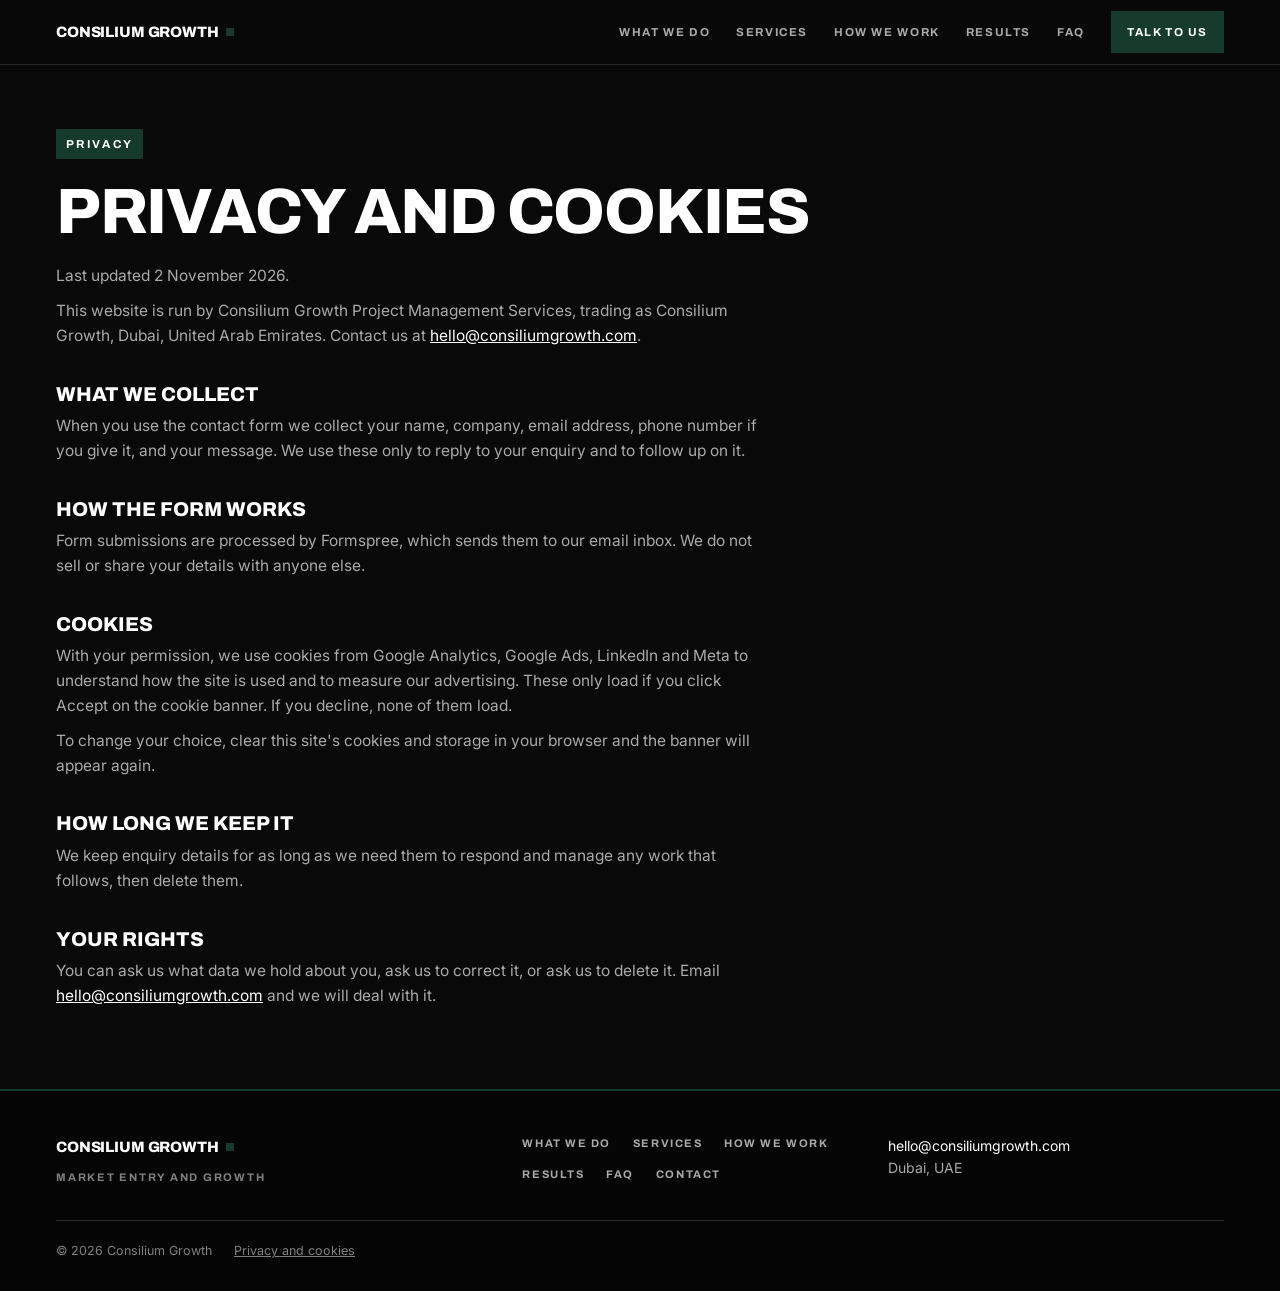
<file: privacy.html>
<!DOCTYPE html>
<html lang="en">
<head>
<meta charset="utf-8">
<meta name="viewport" content="width=device-width, initial-scale=1">
<title>Privacy and cookies | Consilium Growth</title>
<meta name="description" content="How Consilium Growth uses personal data and cookies on this website.">
<meta name="robots" content="index, follow">
<link rel="canonical" href="https://consiliumgrowth.com/privacy.html">
<meta name="theme-color" content="#090909">
<meta property="og:site_name" content="Consilium Growth">
<meta property="og:type" content="website">
<meta property="og:locale" content="en_GB">
<meta property="og:url" content="https://consiliumgrowth.com/privacy.html">
<meta property="og:title" content="Privacy and cookies | Consilium Growth">
<meta property="og:description" content="How Consilium Growth uses personal data and cookies on this website.">
<meta property="og:image" content="https://consiliumgrowth.com/assets/img/og-share.jpg">
<meta property="og:image:width" content="1200">
<meta property="og:image:height" content="630">
<meta property="og:image:alt" content="Consilium Growth. We take brands into new markets.">
<meta name="twitter:card" content="summary_large_image">
<meta name="twitter:title" content="Privacy and cookies | Consilium Growth">
<meta name="twitter:description" content="How Consilium Growth uses personal data and cookies on this website.">
<meta name="twitter:image" content="https://consiliumgrowth.com/assets/img/og-share.jpg">
<link rel="icon" href="favicon.svg" type="image/svg+xml">
<link rel="icon" href="favicon-32.png" sizes="32x32" type="image/png">
<link rel="apple-touch-icon" href="apple-touch-icon.png">
<link rel="preconnect" href="https://fonts.googleapis.com">
<link rel="preconnect" href="https://fonts.gstatic.com" crossorigin>
<link href="https://fonts.googleapis.com/css2?family=Archivo:wdth,wght@62..125,500..900&family=Inter:wght@400;500;600&display=swap" rel="stylesheet">
<link rel="stylesheet" href="assets/css/style.css">
</head>
<body id="top">
<a class="skip" href="#main">Skip to content</a>
<header class="site-head">
  <div class="wrap head-inner">
    <a class="mark" href="index.html" aria-label="Consilium Growth home">Consilium Growth <span class="dot"></span></a>
    <button class="nav-toggle" aria-label="Menu" aria-controls="nav" aria-expanded="false" data-nav>&#9776;</button>
    <nav class="nav" id="nav" aria-label="Main">
      <a href="index.html#what-we-do">What we do</a>
      <a href="index.html#services">Services</a>
      <a href="index.html#how-we-work">How we work</a>
      <a href="index.html#results">Results</a>
      <a href="index.html#faq">FAQ</a>
      <a class="nav-cta" href="contact.html">Talk to us</a>
    </nav>
  </div>
</header>

<main id="main">
<div class="wrap">
  <div class="page-head">
    <p class="eyebrow">Privacy</p>
    <h1>Privacy and cookies</h1>
  </div>
  <div class="prose">
    <p>Last updated 2 November 2026.</p>
    <p>This website is run by Consilium Growth Project Management Services, trading as Consilium Growth, Dubai, United Arab Emirates. Contact us at <a href="mailto:hello@consiliumgrowth.com">hello@consiliumgrowth.com</a>.</p>
    <h2>What we collect</h2>
    <p>When you use the contact form we collect your name, company, email address, phone number if you give it, and your message. We use these only to reply to your enquiry and to follow up on it.</p>
    <h2>How the form works</h2>
    <p>Form submissions are processed by Formspree, which sends them to our email inbox. We do not sell or share your details with anyone else.</p>
    <h2>Cookies</h2>
    <p>With your permission, we use cookies from Google Analytics, Google Ads, LinkedIn and Meta to understand how the site is used and to measure our advertising. These only load if you click Accept on the cookie banner. If you decline, none of them load.</p>
    <p>To change your choice, clear this site's cookies and storage in your browser and the banner will appear again.</p>
    <h2>How long we keep it</h2>
    <p>We keep enquiry details for as long as we need them to respond and manage any work that follows, then delete them.</p>
    <h2>Your rights</h2>
    <p>You can ask us what data we hold about you, ask us to correct it, or ask us to delete it. Email <a href="mailto:hello@consiliumgrowth.com">hello@consiliumgrowth.com</a> and we will deal with it.</p>
  </div>
</div>
</main>
<footer class="site-foot">
  <div class="wrap">
    <div class="foot-grid">
      <div>
        <a class="mark" href="index.html">Consilium Growth <span class="dot"></span></a>
        <span class="descriptor">Market entry and growth</span>
      </div>
      <nav class="foot-links" aria-label="Footer">
        <a href="index.html#what-we-do">What we do</a>
        <a href="index.html#services">Services</a>
        <a href="index.html#how-we-work">How we work</a>
        <a href="index.html#results">Results</a>
        <a href="index.html#faq">FAQ</a>
        <a href="contact.html">Contact</a>
      </nav>
      <div class="foot-contact">
        <a href="mailto:hello@consiliumgrowth.com">hello@consiliumgrowth.com</a><br>Dubai, UAE<br>
        <!-- LinkedIn link appears here once LINKEDIN_URL is set -->
      </div>
    </div>
    <div class="foot-base">
      <span>&copy; <span data-year>2026</span> Consilium Growth</span>
      <a href="privacy.html">Privacy and cookies</a>
    </div>
  </div>
</footer>

<div class="consent" id="consent" role="dialog" aria-label="Cookie choice">
  <p>We use cookies to understand how the site is used and to measure our ads. <a href="privacy.html">Read more</a>.</p>
  <div class="row"><button class="btn btn-primary" data-accept>Accept</button><button class="btn btn-ghost" data-decline>Decline</button></div>
</div>
<button class="totop" id="totop" aria-label="Back to top"><svg viewBox="0 0 24 24"><polyline points="6 15 12 9 18 15"/></svg></button>
<script src="assets/js/main.js"></script>
<script src="assets/js/tracking.js"></script>
</body>
</html>
</file>
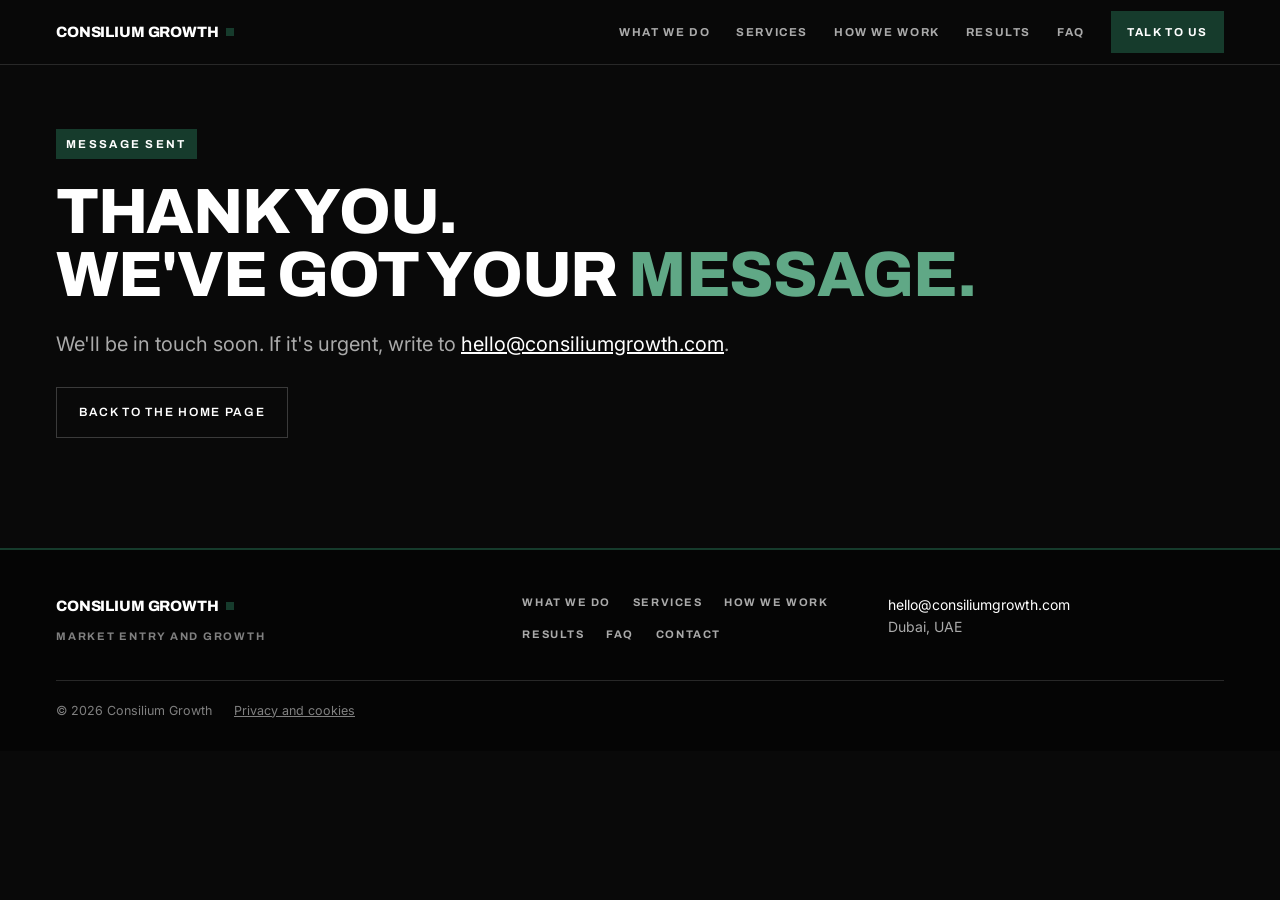
<file: thank-you.html>
<!DOCTYPE html>
<html lang="en">
<head>
<meta charset="utf-8">
<meta name="viewport" content="width=device-width, initial-scale=1">
<title>Thank you | Consilium Growth</title>
<meta name="description" content="Thank you for getting in touch with Consilium Growth.">
<meta name="robots" content="noindex, follow">
<link rel="canonical" href="https://consiliumgrowth.com/thank-you.html">
<meta name="theme-color" content="#090909">
<meta property="og:site_name" content="Consilium Growth">
<meta property="og:type" content="website">
<meta property="og:locale" content="en_GB">
<meta property="og:url" content="https://consiliumgrowth.com/thank-you.html">
<meta property="og:title" content="Thank you | Consilium Growth">
<meta property="og:description" content="Thank you for getting in touch with Consilium Growth.">
<meta property="og:image" content="https://consiliumgrowth.com/assets/img/og-share.jpg">
<meta property="og:image:width" content="1200">
<meta property="og:image:height" content="630">
<meta property="og:image:alt" content="Consilium Growth. We take brands into new markets.">
<meta name="twitter:card" content="summary_large_image">
<meta name="twitter:title" content="Thank you | Consilium Growth">
<meta name="twitter:description" content="Thank you for getting in touch with Consilium Growth.">
<meta name="twitter:image" content="https://consiliumgrowth.com/assets/img/og-share.jpg">
<link rel="icon" href="favicon.svg" type="image/svg+xml">
<link rel="icon" href="favicon-32.png" sizes="32x32" type="image/png">
<link rel="apple-touch-icon" href="apple-touch-icon.png">
<link rel="preconnect" href="https://fonts.googleapis.com">
<link rel="preconnect" href="https://fonts.gstatic.com" crossorigin>
<link href="https://fonts.googleapis.com/css2?family=Archivo:wdth,wght@62..125,500..900&family=Inter:wght@400;500;600&display=swap" rel="stylesheet">
<link rel="stylesheet" href="assets/css/style.css">
</head>
<body id="top" data-lead-page>
<a class="skip" href="#main">Skip to content</a>
<header class="site-head">
  <div class="wrap head-inner">
    <a class="mark" href="index.html" aria-label="Consilium Growth home">Consilium Growth <span class="dot"></span></a>
    <button class="nav-toggle" aria-label="Menu" aria-controls="nav" aria-expanded="false" data-nav>&#9776;</button>
    <nav class="nav" id="nav" aria-label="Main">
      <a href="index.html#what-we-do">What we do</a>
      <a href="index.html#services">Services</a>
      <a href="index.html#how-we-work">How we work</a>
      <a href="index.html#results">Results</a>
      <a href="index.html#faq">FAQ</a>
      <a class="nav-cta" href="contact.html">Talk to us</a>
    </nav>
  </div>
</header>

<main id="main">
<div class="wrap">
  <div class="page-head" style="padding-bottom:110px">
    <p class="eyebrow">Message sent</p>
    <h1>Thank you.<br>We've got your <span class="green">message.</span></h1>
    <p class="lead" style="margin-top:22px">We'll be in touch soon. If it's urgent, write to <a href="mailto:hello@consiliumgrowth.com" style="color:#fff">hello@consiliumgrowth.com</a>.</p>
    <div class="hero-cta"><a class="btn btn-ghost" href="index.html">Back to the home page</a></div>
  </div>
</div>
</main>
<footer class="site-foot">
  <div class="wrap">
    <div class="foot-grid">
      <div>
        <a class="mark" href="index.html">Consilium Growth <span class="dot"></span></a>
        <span class="descriptor">Market entry and growth</span>
      </div>
      <nav class="foot-links" aria-label="Footer">
        <a href="index.html#what-we-do">What we do</a>
        <a href="index.html#services">Services</a>
        <a href="index.html#how-we-work">How we work</a>
        <a href="index.html#results">Results</a>
        <a href="index.html#faq">FAQ</a>
        <a href="contact.html">Contact</a>
      </nav>
      <div class="foot-contact">
        <a href="mailto:hello@consiliumgrowth.com">hello@consiliumgrowth.com</a><br>Dubai, UAE<br>
        <!-- LinkedIn link appears here once LINKEDIN_URL is set -->
      </div>
    </div>
    <div class="foot-base">
      <span>&copy; <span data-year>2026</span> Consilium Growth</span>
      <a href="privacy.html">Privacy and cookies</a>
    </div>
  </div>
</footer>

<div class="consent" id="consent" role="dialog" aria-label="Cookie choice">
  <p>We use cookies to understand how the site is used and to measure our ads. <a href="privacy.html">Read more</a>.</p>
  <div class="row"><button class="btn btn-primary" data-accept>Accept</button><button class="btn btn-ghost" data-decline>Decline</button></div>
</div>
<button class="totop" id="totop" aria-label="Back to top"><svg viewBox="0 0 24 24"><polyline points="6 15 12 9 18 15"/></svg></button>
<script src="assets/js/main.js"></script>
<script src="assets/js/tracking.js"></script>
</body>
</html>
</file>
<file: assets/css/style.css>
/* Consilium Growth. Market entry and growth. Stylesheet v2. */

:root{
  --ink:#090909; --surface:#0F0F0F; --deep:#050505;
  --green:#163B2C; --green-light:#60A886;
  --white:#FFFFFF; --body:#AAAAAA; --label:#808080; --rule:#282828;
  --paper:#F4F4F2; --paper-rule:#DCDCD8; --paper-body:#3A3A3A; --paper-label:#6B6B6B;
  --disp:"Archivo",Arial,sans-serif; --text:"Inter",Arial,sans-serif;
}
*{margin:0;padding:0;box-sizing:border-box}
html{scroll-behavior:smooth;scroll-padding-top:72px}
body{background:var(--ink);color:var(--body);font-family:var(--text);font-size:16px;line-height:1.6;-webkit-font-smoothing:antialiased;overflow-x:hidden}
img{max-width:100%;display:block}
a{color:inherit}
.wrap{width:100%;max-width:1280px;margin:0 auto;padding:0 22px}
h1,h2,h3{font-family:var(--disp);color:var(--white);text-transform:uppercase;font-weight:800;letter-spacing:-0.02em;line-height:0.98}
.green{color:var(--green-light)}
.eyebrow{display:inline-block;font-family:var(--disp);font-weight:700;font-size:11.5px;letter-spacing:0.20em;text-transform:uppercase;color:var(--white);padding:6px 10px;background:var(--green)}
.lead{font-size:clamp(17px,4.4vw,20px);line-height:1.5;color:var(--body);max-width:60ch}
.btn{display:inline-block;font-family:var(--disp);font-weight:600;font-size:12px;letter-spacing:0.14em;text-transform:uppercase;padding:15px 22px;text-decoration:none;cursor:pointer;border:0;text-align:center;transition:background .2s,color .2s,border-color .2s}
.btn-primary{background:var(--green);color:var(--white)}
.btn-primary:hover{background:#1d4b39}
.btn-ghost{color:var(--white);border:1px solid #3a3a3a;background:transparent}
.btn-ghost:hover{border-color:var(--white)}
.skip{position:absolute;left:-999px;top:0;background:var(--green);color:#fff;padding:10px 14px;z-index:100}
.skip:focus{left:10px;top:10px}
:focus-visible{outline:2px solid var(--green-light);outline-offset:3px}

/* header */
.site-head{position:sticky;top:0;z-index:40;background:rgba(9,9,9,0.9);backdrop-filter:blur(8px);-webkit-backdrop-filter:blur(8px);border-bottom:1px solid var(--rule)}
.head-inner{display:flex;align-items:center;justify-content:space-between;height:64px;gap:20px}
.mark{font-family:var(--disp);font-weight:800;font-size:15px;letter-spacing:-0.01em;color:var(--white);text-transform:uppercase;text-decoration:none;display:flex;align-items:center;gap:7px;white-space:nowrap}
.dot{width:8px;height:8px;background:var(--green);display:inline-block}
.nav-toggle{background:none;border:0;color:var(--white);font-size:22px;cursor:pointer;padding:6px}
.nav{position:absolute;top:64px;left:0;right:0;background:var(--ink);border-bottom:1px solid var(--rule);flex-direction:column;display:none}
.nav.open{display:flex}
.nav a{padding:16px 22px;color:var(--body);text-decoration:none;font-family:var(--disp);font-weight:700;font-size:12px;letter-spacing:0.14em;text-transform:uppercase;border-top:1px solid var(--rule)}
.nav a:hover,.nav a[aria-current]{color:var(--white)}
.nav .nav-cta{background:var(--green);color:var(--white)}

/* hero */
.hero{position:relative;min-height:min(max(86vh,620px),900px);display:flex;align-items:flex-end;overflow:hidden;background:var(--deep);padding-bottom:40px}
.hero-word{position:absolute;left:22px;top:12%;font-family:var(--disp);font-weight:800;text-transform:uppercase;font-size:min(clamp(56px,15.5vw,240px),22vh);line-height:0.82;letter-spacing:-0.03em;color:var(--white);white-space:nowrap;pointer-events:none;z-index:3;opacity:.92}
.hero-city{position:absolute;inset:0;z-index:2}
.hero-city .layer{position:absolute;inset:0;opacity:0;transition:opacity 1.4s ease}
.hero-city .layer picture,.hero-city .layer img{display:block;width:100%;height:100%}
.hero-city .layer img{object-fit:cover;object-position:center 40%}
.hero-city .layer.on{opacity:1}
.hero-scrim{position:absolute;inset:0;z-index:2;pointer-events:none;background:linear-gradient(to bottom,rgba(9,9,9,0.6) 0%,rgba(9,9,9,0.15) 22%,rgba(9,9,9,0.05) 42%,rgba(9,9,9,0.6) 68%,rgba(9,9,9,0.97) 100%)}
.hero-inner{position:relative;z-index:4;width:100%}
.hero-rule{width:2px;height:46px;background:var(--green);margin-bottom:22px}
.hero h1{font-size:clamp(38px,9vw,78px);line-height:0.95;text-shadow:0 2px 30px rgba(0,0,0,0.6)}
.hero-sub{margin-top:20px;max-width:44ch;font-size:clamp(17px,4.4vw,21px);line-height:1.5;color:#D8D8D8;text-shadow:0 2px 20px rgba(0,0,0,0.7)}
.hero-cta{display:flex;flex-direction:column;gap:12px;margin-top:28px}
.hero-city-label{margin-top:26px;display:flex;align-items:center;gap:12px;font-family:var(--disp);font-weight:700;font-size:11px;letter-spacing:0.2em;text-transform:uppercase;color:var(--label)}
.hero-city-label .dots{display:flex;gap:6px}
.hero-city-label .dots i{width:18px;height:2px;background:#3a3a3a;display:block;transition:background .4s}
.hero-city-label .dots i.on{background:var(--green-light)}

/* proof strip */
.proof{background:var(--deep);border-top:1px solid var(--rule);border-bottom:1px solid var(--rule)}
.proof-grid{display:grid;grid-template-columns:1fr 1fr}
.proof-grid div{padding:22px 0}
.proof-grid div:nth-child(odd){padding-right:16px;border-right:1px solid var(--rule)}
.proof-grid div:nth-child(even){padding-left:18px}
.proof-grid div:nth-child(-n+2){border-bottom:1px solid var(--rule)}
.proof-grid b{display:block;font-family:var(--disp);font-weight:800;color:var(--white);font-size:clamp(26px,7vw,40px);line-height:1}
.proof-grid span{display:block;margin-top:8px;font-family:var(--disp);font-weight:700;font-size:10.5px;letter-spacing:0.14em;text-transform:uppercase;color:var(--label)}

/* sections */
.section{padding:72px 0;border-top:1px solid var(--rule)}
.section.surface{background:var(--surface)}
.section h2{font-size:clamp(28px,7vw,52px);margin:22px 0 22px}
.section-head{max-width:760px}

/* what we do */
.split{display:grid;gap:36px}
.split-img,.service-img,.wide-img{display:block;overflow:hidden;background:var(--deep)}
.split-img img,.service-img img,.wide-img img{width:100%;height:100%;object-fit:cover}
.split-img{aspect-ratio:4/3;border:1px solid var(--rule)}
.wide-img{aspect-ratio:4/3;margin-top:32px;border:1px solid var(--rule)}
.who{display:grid;gap:0;margin-top:34px;border-top:1px solid var(--rule)}
.who div{padding:20px 0;border-bottom:1px solid var(--rule)}
.who b{display:block;font-family:var(--disp);font-weight:800;text-transform:uppercase;color:var(--white);font-size:18px;letter-spacing:-0.01em}
.who p{font-size:15px;margin-top:6px}

/* services, light section */
.section.light{background:var(--paper);border-top:0;color:var(--paper-body)}
.section.light h2,.section.light h3{color:var(--ink)}
.section.light .lead{color:var(--paper-body)}
.services{display:grid;gap:22px;margin-top:40px}
.service{background:#FFFFFF;border:1px solid var(--paper-rule);display:flex;flex-direction:column}
.service-img{aspect-ratio:4/3}
.service-body{padding:26px 24px 28px;display:flex;flex-direction:column;flex:1}
.service .idx{font-family:var(--disp);font-weight:700;font-size:11px;letter-spacing:0.2em;color:var(--paper-label)}
.service h3{font-size:26px;margin-top:10px}
.service .promise{font-size:15.5px;line-height:1.55;margin-top:12px}
.service dl{margin-top:20px;border-top:1px solid var(--paper-rule)}
.service dt{margin-top:16px;font-family:var(--disp);font-weight:700;font-size:10.5px;letter-spacing:0.16em;text-transform:uppercase;color:var(--paper-label)}
.service dd{font-size:15px;color:var(--ink);margin-top:4px}
.service .more{margin-top:auto;padding-top:24px;font-family:var(--disp);font-weight:700;font-size:11.5px;letter-spacing:0.14em;text-transform:uppercase;color:var(--ink);text-decoration:none;display:inline-flex;align-items:center;gap:8px}
.service .more::after{content:"";width:18px;height:1px;background:var(--ink);transition:width .2s}
.service .more:hover::after{width:30px}

/* method */
.timeline{position:relative;margin-top:40px}
.timeline::before{content:"";position:absolute;left:19px;top:12px;bottom:12px;width:1px;background:var(--rule)}
.tl{position:relative;display:flex;gap:18px;padding:0 0 32px 0}
.tl:last-child{padding-bottom:0}
.node{position:relative;z-index:2;flex:0 0 auto;width:40px;height:40px;border-radius:50%;background:var(--deep);border:1px solid var(--rule);display:flex;align-items:center;justify-content:center;color:var(--body)}
.node svg{width:18px;height:18px;stroke:currentColor;fill:none;stroke-width:1.6}
.tl.is-route .node{width:52px;height:52px;background:var(--green);border-color:var(--green);color:#fff;margin-left:-6px}
.tl.is-route .node svg{width:22px;height:22px}
.tl-body{padding-top:3px}
.tl-body .st{font-family:var(--disp);font-weight:800;text-transform:uppercase;color:var(--white);font-size:18px;letter-spacing:0.01em}
.tl-body .st small{font-size:11px;color:var(--label);letter-spacing:0.16em;margin-right:8px}
.tl.is-route .tl-body .st{color:var(--green-light)}
.tl-body .sd{font-size:15px;color:var(--body);margin-top:6px}
.tl-body .op{margin-top:10px;font-size:13px;color:var(--label)}
.tl-body .op b{font-family:var(--disp);font-weight:700;letter-spacing:0.14em;color:var(--label);display:block;font-size:10px;margin-bottom:3px;text-transform:uppercase}


/* in practice */
.cases{display:grid;gap:0;margin-top:40px;border-top:1px solid var(--rule)}
.case{padding:28px 0;border-bottom:1px solid var(--rule)}
.case .idx{font-family:var(--disp);font-weight:700;font-size:11px;letter-spacing:0.2em;color:var(--green-light)}
.case h3{font-size:clamp(20px,5.4vw,26px);margin-top:10px}
.case p{font-size:15.5px;margin-top:10px;max-width:56ch}
@media(min-width:900px){
  .cases{grid-template-columns:1fr 1fr;column-gap:64px}
  .case{padding:34px 0}
}

/* results */
.record-grid{display:grid;grid-template-columns:1fr 1fr;border-left:1px solid var(--rule);border-top:1px solid var(--rule);margin-top:40px}
.record-grid .cell{padding:26px 18px;border-right:1px solid var(--rule);border-bottom:1px solid var(--rule)}
.record-grid .cell b{font-family:var(--disp);font-weight:800;color:var(--white);font-size:clamp(30px,9vw,48px);display:block;line-height:1}
.record-grid .cell b.sm{font-size:clamp(24px,7vw,36px)}
.record-grid .cell span{display:block;margin-top:10px;font-family:var(--disp);font-weight:700;font-size:11px;letter-spacing:0.10em;text-transform:uppercase;color:var(--label);line-height:1.4}

/* sectors */
.sectors{display:grid;grid-template-columns:1fr;margin-top:36px;border-top:1px solid var(--rule)}
.sectors .item{padding:20px 0;border-bottom:1px solid var(--rule)}
.sectors .item b{display:block;font-family:var(--disp);font-weight:800;text-transform:uppercase;color:var(--white);font-size:clamp(19px,5.5vw,24px);letter-spacing:-0.01em}
.sectors .item span{display:block;font-size:14px;color:var(--label);margin-top:4px}

/* faq */
.faq{margin-top:34px;border-top:1px solid var(--rule);max-width:860px}
.faq details{border-bottom:1px solid var(--rule)}
.faq summary{list-style:none;cursor:pointer;padding:22px 40px 22px 0;position:relative;font-family:var(--disp);font-weight:700;font-size:17px;color:var(--white);line-height:1.35}
.faq summary::-webkit-details-marker{display:none}
.faq summary::after{content:"+";position:absolute;right:4px;top:18px;font-size:24px;font-weight:400;color:var(--green-light)}
.faq details[open] summary::after{content:"\2212"}
.faq details p{padding:0 0 22px;font-size:15.5px;max-width:64ch}

/* closing */
.closing{position:relative;background:var(--green);border-top:0;overflow:hidden}
.closing h2{color:var(--white);margin-top:0}
.closing p{color:#D9E6DF;font-size:clamp(17px,4.4vw,20px);max-width:44ch}
.closing .btn{background:var(--white);color:var(--green);margin-top:28px}
.closing .btn:hover{background:#e9efec}

/* page header (inner pages) */
.page-head{padding:64px 0 10px}
.page-head h1{font-size:clamp(34px,8vw,64px);margin-top:22px}

/* contact */
.contact-grid{display:grid;gap:40px;padding-bottom:80px}
.steps{margin-top:30px;border-top:1px solid var(--rule)}
.steps li{list-style:none;display:flex;gap:16px;padding:18px 0;border-bottom:1px solid var(--rule);font-size:15.5px}
.steps li b{font-family:var(--disp);font-weight:800;color:var(--green-light);font-size:14px;min-width:24px}
.contact-block{background:var(--surface);border:1px solid var(--rule);padding:26px 22px}
.field-row{display:grid;grid-template-columns:1fr;gap:0}
.field{margin-bottom:18px}
.field label{display:block;font-family:var(--disp);font-weight:700;font-size:11px;letter-spacing:0.14em;text-transform:uppercase;color:var(--label);margin-bottom:8px}
.field input,.field textarea{width:100%;background:var(--deep);border:1px solid var(--rule);color:var(--white);font-family:var(--text);font-size:16px;padding:13px 14px;border-radius:0}
.field input:focus,.field textarea:focus{outline:0;border-color:var(--green-light)}
.field textarea{min-height:130px;resize:vertical}
.form-note{font-size:12.5px;color:var(--label);margin-top:14px}
.form-note a{color:var(--body)}
.form-error{display:none;margin-top:14px;color:#E8A0A0;font-size:14px}
.contact-block .btn{width:100%}
.contact-detail{margin-top:26px;font-size:15px}
.contact-detail a{color:var(--white);text-decoration:none;border-bottom:1px solid var(--green-light)}

/* prose (privacy) */
.prose{max-width:720px;padding-bottom:80px}
.prose h2{font-size:20px;margin:36px 0 10px;letter-spacing:0}
.prose p,.prose li{font-size:15.5px;margin-top:10px}
.prose ul{padding-left:20px}
.prose a{color:var(--white)}

/* footer */
.site-foot{background:var(--deep);border-top:2px solid var(--green);padding:44px 0 30px}
.foot-grid{display:grid;gap:30px}
.descriptor{display:block;font-family:var(--disp);font-weight:700;font-size:11px;letter-spacing:0.16em;text-transform:uppercase;color:var(--label);margin-top:10px}
.foot-links{display:flex;flex-wrap:wrap;gap:14px 22px}
.foot-links a{font-family:var(--disp);font-weight:700;font-size:11px;letter-spacing:0.14em;text-transform:uppercase;color:var(--body);text-decoration:none}
.foot-links a:hover{color:var(--white)}
.foot-contact{font-size:14px}
.foot-contact a{color:var(--white);text-decoration:none}
.social{display:inline-flex;align-items:center;gap:8px;margin-top:12px;color:var(--body);text-decoration:none;font-size:13px}
.social svg{width:18px;height:18px;fill:currentColor}
.social:hover{color:var(--white)}
.foot-base{margin-top:34px;padding-top:20px;border-top:1px solid var(--rule);display:flex;flex-wrap:wrap;gap:10px 22px;font-size:12.5px;color:var(--label)}
.foot-base a{color:var(--label)}

/* cookie banner */
.consent{position:fixed;left:12px;right:12px;bottom:12px;z-index:90;background:var(--surface);border:1px solid var(--rule);padding:18px;display:none;box-shadow:0 10px 40px rgba(0,0,0,.5)}
.consent.show{display:block}
.consent p{font-size:14px;color:var(--body)}
.consent p a{color:var(--white)}
.consent .row{display:flex;gap:10px;margin-top:14px}
.consent .btn{padding:12px 16px;flex:1}

/* back to top */
.totop{position:fixed;right:16px;bottom:16px;z-index:55;width:44px;height:44px;display:flex;align-items:center;justify-content:center;background:var(--surface);border:1px solid var(--rule);color:var(--white);opacity:0;pointer-events:none;transition:opacity .3s,border-color .3s;cursor:pointer}
.totop.show{opacity:1;pointer-events:auto}
.totop:hover{border-color:var(--green-light)}
.totop svg{width:16px;height:16px;stroke:currentColor;fill:none;stroke-width:2}

@media(min-width:620px){
  .field-row{grid-template-columns:1fr 1fr;gap:16px}
  .proof-grid{grid-template-columns:repeat(4,1fr)}
  .proof-grid div,.proof-grid div:nth-child(odd),.proof-grid div:nth-child(even){padding:26px 20px;border-right:1px solid var(--rule);border-bottom:0}
  .proof-grid div:first-child{padding-left:0}
  .proof-grid div:last-child{border-right:0}
  .sectors{grid-template-columns:1fr 1fr;column-gap:40px}
  .consent{left:auto;right:20px;bottom:20px;max-width:420px}
}
@media(min-width:900px){
  .wrap{padding:0 56px}
  .hero-word{left:56px}
  .nav{position:static;display:flex;flex-direction:row;align-items:center;background:none;border:0;gap:26px}
  .nav a{padding:0;border:0;font-size:11.5px;letter-spacing:0.14em}
  .nav .nav-cta{padding:12px 16px}
  .nav-toggle{display:none}
  .hero-cta{flex-direction:row}
  .section{padding:110px 0}
  .split{grid-template-columns:1.05fr 1fr;gap:64px;align-items:center}
  .split-img{aspect-ratio:16/10}
  .wide-img{aspect-ratio:21/9;margin-top:40px}
  .service-img{aspect-ratio:16/10}
  .services{grid-template-columns:repeat(3,1fr)}
  .record-grid{grid-template-columns:repeat(3,1fr)}
  .timeline{display:flex;gap:18px}
  .timeline::before{top:20px;bottom:auto;left:20px;right:20px;width:auto;height:1px}
  .tl{flex:1;flex-direction:column;padding:0}
  .tl.is-route .node{margin-left:-6px;margin-top:-6px}
  .sectors{grid-template-columns:repeat(3,1fr)}
  .contact-grid{grid-template-columns:1fr 1fr;gap:72px;align-items:start}
  .contact-block{padding:34px 32px}
  .foot-grid{grid-template-columns:1.3fr 1fr 1fr;align-items:start}
}
@media(prefers-reduced-motion:reduce){
  html{scroll-behavior:auto}
  .hero-city .layer{transition:none}
}

/* ===================== Option B: cinematic layer ===================== */
/* header floats over the hero, turns solid on scroll */
.home .site-head{margin-bottom:-65px;background:transparent;border-bottom-color:transparent;backdrop-filter:none;-webkit-backdrop-filter:none;transition:background .35s,border-color .35s}
.home .site-head.scrolled,.home .site-head:has(.nav.open){background:rgba(9,9,9,0.9);border-bottom-color:var(--rule);backdrop-filter:blur(10px);-webkit-backdrop-filter:blur(10px)}
.home .hero{min-height:min(100svh,980px);padding-top:90px}

/* hero motion: slow zoom on the active city, headline rises in */
.hero-city .layer img{transform:scale(1.04);transition:transform 8s ease-out}
.hero-city .layer.on img{transform:scale(1.14)}
.hero-word{will-change:transform}
.split-in .ln{display:block;overflow:hidden;padding-bottom:.04em}
.split-in .ln>span{display:inline-block;transform:translateY(105%);animation:rise 1s cubic-bezier(.2,.8,.2,1) forwards}
.split-in .ln:nth-child(2)>span{animation-delay:.15s}
.split-in em{font-style:normal}
@keyframes rise{to{transform:none}}
.fade-in{opacity:0;transform:translateY(14px);animation:fadeup .9s ease forwards;animation-delay:var(--d,0ms)}
@keyframes fadeup{to{opacity:1;transform:none}}
.scroll-cue{position:absolute;left:50%;bottom:18px;z-index:5;width:22px;height:36px;border:1px solid rgba(255,255,255,.45);border-radius:12px;transform:translateX(-50%);display:none}
.scroll-cue span{position:absolute;left:50%;top:7px;width:2px;height:7px;margin-left:-1px;background:#fff;border-radius:2px;animation:cue 1.8s infinite}
@keyframes cue{0%{opacity:0;transform:translateY(0)}30%{opacity:1}100%{opacity:0;transform:translateY(12px)}}

/* moving market ticker */
.ticker{background:var(--green);overflow:hidden;white-space:nowrap;padding:14px 0;border-top:1px solid #1f4d3a;border-bottom:1px solid #0f2a20}
.ticker-track{display:inline-flex;align-items:center;gap:28px;animation:tick 38s linear infinite;padding-left:28px}
.ticker span{font-family:var(--disp);font-weight:800;text-transform:uppercase;letter-spacing:.12em;font-size:13px;color:#fff}
.ticker i{width:6px;height:6px;background:var(--green-light);display:inline-block}
@keyframes tick{to{transform:translateX(-50%)}}

/* scroll reveal */
.js-motion .reveal{opacity:0;transform:translateY(28px);transition:opacity .9s ease,transform .9s cubic-bezier(.2,.8,.2,1);transition-delay:var(--d,0ms)}
.js-motion .reveal.in{opacity:1;transform:none}

/* full-bleed feature (what we do) */
.feature{position:relative;min-height:auto;display:flex;flex-direction:column;overflow:hidden;background:var(--ink)}
.feature-img{position:relative;display:block;height:min(62vh,560px);min-height:360px}
.feature-img img{width:100%;height:100%;object-fit:cover;transform:scale(1.08);transition:transform 1.6s ease}
.feature.in-view .feature-img img{transform:scale(1)}
.feature-scrim{position:absolute;left:0;right:0;top:calc(min(62vh,560px) - 220px);height:220px;background:linear-gradient(to bottom,rgba(9,9,9,0),var(--ink));pointer-events:none}
.feature-inner{position:relative;z-index:2;margin-top:-90px;padding-bottom:72px}
.feature h2{font-size:clamp(30px,7.5vw,60px);margin:20px 0}
.feature .who{border-top-color:rgba(255,255,255,.14)}

/* service panels: edge to edge images, text on the image */
.panels-sec{padding-bottom:0}
.panels{display:flex;flex-direction:column;margin-top:40px}
.panel{position:relative;display:flex;align-items:flex-end;min-height:560px;overflow:hidden;text-decoration:none;color:var(--body);border-top:1px solid var(--rule)}
.panel-img{position:absolute;inset:0;display:block}
.panel-img img{width:100%;height:100%;object-fit:cover;transition:transform 1.2s cubic-bezier(.2,.8,.2,1)}
.panel::after{content:"";position:absolute;inset:0;background:linear-gradient(to top,rgba(5,5,5,.96) 0%,rgba(5,5,5,.75) 38%,rgba(5,5,5,.1) 70%,rgba(5,5,5,.15) 100%);transition:background .5s}
.panel-body{position:relative;z-index:2;padding:30px 22px 34px;width:100%}
.panel .idx{font-family:var(--disp);font-weight:700;font-size:11px;letter-spacing:.2em;color:var(--green-light)}
.panel h3{font-size:clamp(26px,7vw,36px);margin-top:10px}
.panel .promise{font-size:15.5px;line-height:1.55;margin-top:12px;color:#D4D4D4;max-width:46ch}
.panel dl{margin-top:16px;border-top:1px solid rgba(255,255,255,.15)}
.panel dt{margin-top:12px;font-family:var(--disp);font-weight:700;font-size:10.5px;letter-spacing:.16em;text-transform:uppercase;color:var(--label)}
.panel dd{font-size:14.5px;color:#fff;margin-top:3px}
.panel-cta{display:inline-flex;align-items:center;gap:10px;margin-top:22px;font-family:var(--disp);font-weight:700;font-size:11.5px;letter-spacing:.14em;text-transform:uppercase;color:#fff}
.panel-cta::after{content:"";width:22px;height:1px;background:var(--green-light);transition:width .3s}
.panel:hover .panel-img img{transform:scale(1.06)}
.panel:hover .panel-cta::after{width:40px}

/* timeline draws in */
.js-motion .timeline.draw::before{transform-origin:left top;transform:scaleY(0);transition:transform 1.6s ease}
.timeline.draw.in::before{transform:none}

/* cases */
.case{position:relative;transition:background .3s}
.case::before{content:"";position:absolute;left:0;top:-1px;height:2px;width:0;background:var(--green-light);transition:width .6s ease}
.case:hover::before,.case.in::before{width:48px}

/* full-bleed banner (sectors) */
.banner{position:relative;min-height:min(70vh,640px);display:flex;align-items:flex-end;overflow:hidden}
.banner-img{position:absolute;inset:-8% 0;display:block}
.banner-img img{width:100%;height:100%;object-fit:cover}
.banner-scrim{position:absolute;inset:0;background:linear-gradient(to top,rgba(9,9,9,.95) 0%,rgba(9,9,9,.35) 55%,rgba(9,9,9,.2) 100%)}
.banner-inner{position:relative;z-index:2;padding-top:120px;padding-bottom:56px}
.banner h2{font-size:clamp(32px,8vw,64px);margin:20px 0 16px}
.sectors-sec{border-top:0;padding-top:30px}

/* closing over a city */
.closing-v2{position:relative;min-height:min(80vh,720px);display:flex;align-items:center;overflow:hidden}
.closing-img{position:absolute;inset:0;display:block}
.closing-img img{width:100%;height:100%;object-fit:cover}
.closing-scrim{position:absolute;inset:0;background:linear-gradient(120deg,rgba(22,59,44,.94) 0%,rgba(22,59,44,.78) 45%,rgba(9,9,9,.45) 100%)}
.closing-inner{position:relative;z-index:2;padding:100px 22px}
.closing-v2 h2{font-size:clamp(36px,9vw,80px)}
.closing-v2 p{color:#DCE8E2;font-size:clamp(17px,4.4vw,21px);max-width:44ch;margin-top:20px}
.closing-v2 .btn{margin-top:30px;background:#fff;color:var(--green)}
.closing-v2 .btn:hover{background:#e9efec}

@media(min-width:900px){
  .scroll-cue{display:block}
  .feature{min-height:min(92vh,860px);justify-content:center}
  .feature-img{position:absolute;inset:0;height:auto}
  .feature-scrim{top:0;height:auto;bottom:0;background:linear-gradient(90deg,rgba(9,9,9,.94) 0%,rgba(9,9,9,.8) 38%,rgba(9,9,9,.15) 75%)}
  .feature-inner{margin-top:0;padding:120px 56px}
  .feature-copy{max-width:600px}
  .panels{flex-direction:row;height:min(80vh,820px);min-height:620px}
  .panel{flex:1;min-height:0;border-top:0;border-right:1px solid rgba(255,255,255,.08);transition:flex 0.8s cubic-bezier(.2,.8,.2,1)}
  .panel:last-child{border-right:0}
  .panel:hover{flex:1.7}
  .panel-body{padding:40px 36px 44px}
  .panel .panel-more,.panel .panel-cta{opacity:.0;transform:translateY(10px);transition:opacity .5s,transform .5s}
  .panel:hover .panel-more,.panel:hover .panel-cta{opacity:1;transform:none}
  .panels:not(:hover) .panel .panel-cta{opacity:1;transform:none}
  .js-motion .timeline.draw::before{transform-origin:left center;transform:scaleX(0)}
  .timeline.draw.in::before{transform:none}
  .closing-inner{padding:120px 56px}
}
@media(hover:none){
  .panel .panel-more,.panel .panel-cta{opacity:1!important;transform:none!important}
}
@media(prefers-reduced-motion:reduce){
  .reveal,.fade-in,.split-in .ln>span{opacity:1!important;transform:none!important;animation:none!important;transition:none!important}
  .ticker-track{animation:none}
  .hero-city .layer img{transition:none;transform:none}
}

/* ===================== Option B v2: rotating hero, deliver band, sector slider ===================== */
.sr-only{position:absolute;width:1px;height:1px;overflow:hidden;clip:rect(0 0 0 0);white-space:nowrap}
.hero-msg{position:relative;min-height:calc(clamp(38px,9vw,78px)*1.95 + 110px)}
.hero-msg .msg{position:absolute;left:0;right:0;top:0;opacity:0;pointer-events:none;transition:opacity .6s ease}
.hero-msg .msg.on{position:relative;opacity:1;pointer-events:auto}
.hero-msg .h1{font-family:var(--disp);font-weight:800;text-transform:uppercase;letter-spacing:-0.02em;color:#fff;font-size:clamp(38px,9vw,78px);line-height:.95;text-shadow:0 2px 30px rgba(0,0,0,.6)}
.hero-msg .h1 .ln{display:block;overflow:hidden;padding-bottom:.04em}
.hero-msg .h1 .ln>span{display:inline-block;transform:translateY(105%);transition:transform .9s cubic-bezier(.2,.8,.2,1)}
.hero-msg .h1 .ln:nth-child(2)>span{transition-delay:.12s}
.hero-msg .msg.on .h1 .ln>span{transform:none}
.hero-msg .h1 em{font-style:normal}
.hero-msg .hero-sub{transition:opacity .6s ease .35s,transform .6s ease .35s;opacity:0;transform:translateY(10px)}
.hero-msg .msg.on .hero-sub{opacity:1;transform:none}
.no-anim .hero-msg .h1 .ln>span{transform:none}

/* what we deliver: two big rows scrolling in opposite directions */
.deliver{padding:70px 0 60px;background:var(--ink);overflow:hidden;border-top:1px solid var(--rule)}
.deliver .eyebrow{margin-bottom:30px}
.deliver-row{overflow:hidden;white-space:nowrap;padding:6px 0}
.deliver-track{display:inline-flex;align-items:center;gap:34px;padding-left:34px;animation:tick 46s linear infinite}
.deliver-row.r2 .deliver-track{animation-direction:reverse;animation-duration:52s}
.deliver span{font-family:var(--disp);font-weight:800;text-transform:uppercase;letter-spacing:-0.02em;font-size:clamp(34px,8vw,92px);line-height:1.05;color:#fff}
.deliver span.o{color:transparent;-webkit-text-stroke:1.4px var(--green-light)}
.deliver i{width:14px;height:14px;background:var(--green);display:inline-block;flex:0 0 auto}

/* sector slider */
.slider{position:relative;height:min(100svh,860px);min-height:600px;overflow:hidden;background:var(--deep)}
.slide{position:absolute;inset:0;opacity:0;transition:opacity 1.1s ease}
.slide.on{opacity:1}
.slide-img{position:absolute;inset:0;display:block}
.slide-img img{width:100%;height:100%;object-fit:cover;transform:scale(1.12);transition:transform 7s ease-out}
.slide.on .slide-img img{transform:scale(1)}
.slider-scrim{position:absolute;inset:0;background:linear-gradient(to top,rgba(5,5,5,.96) 0%,rgba(5,5,5,.6) 38%,rgba(5,5,5,.1) 70%,rgba(5,5,5,.35) 100%);pointer-events:none}
.slider-ui{position:absolute;left:0;right:0;bottom:0;padding-bottom:30px;z-index:3;display:flex;flex-direction:column;align-items:flex-start;height:100%;padding-top:80px}
.slider-text,.slider-tabs{width:100%}
.slider-text{position:relative;margin-top:auto;min-height:190px}
.slider .st{position:absolute;left:0;right:0;bottom:0;opacity:0;transform:translateY(24px);transition:opacity .7s ease,transform .7s cubic-bezier(.2,.8,.2,1)}
.slider .st.on{opacity:1;transform:none;transition-delay:.25s}
.slider .count{font-family:var(--disp);font-weight:700;font-size:12px;letter-spacing:.2em;color:var(--green-light)}
.slider h3{font-size:clamp(38px,10vw,96px);margin-top:12px;line-height:.92}
.slider .st p{margin-top:14px;font-size:clamp(16px,4.3vw,21px);color:#D4D4D4;max-width:40ch}
.slider-tabs{display:grid;grid-template-columns:repeat(6,1fr);gap:8px;margin-top:28px}
.tab{background:none;border:0;padding:12px 0 0;cursor:pointer;text-align:left;color:var(--label)}
.tab span{display:block;height:2px;background:rgba(255,255,255,.2);position:relative;overflow:hidden}
.tab span::after{content:"";position:absolute;inset:0;background:var(--green-light);transform:scaleX(0);transform-origin:left}
.tab.on span::after{animation:prog var(--dur,5.5s) linear forwards}
.tab.done span::after{transform:none}
.slider.paused .tab.on span::after{animation-play-state:paused}
.tab em{display:none;font-style:normal;font-family:var(--disp);font-weight:700;font-size:10.5px;letter-spacing:.14em;text-transform:uppercase;margin-top:10px}
.tab.on em{color:#fff}
@keyframes prog{to{transform:scaleX(1)}}
@media(min-width:900px){
  .tab em{display:block}
  .slider-ui{padding-bottom:44px}
  .slider-text{min-height:230px}
}
@media(prefers-reduced-motion:reduce){
  .deliver-track{animation:none}
  .slide-img img{transition:none;transform:none}
  .hero-msg .h1 .ln>span{transition:none;transform:none}
}
.hero-msg .msg{display:flex;flex-direction:column;justify-content:flex-end}
@media(max-width:599px){.hero-msg{min-height:calc(clamp(38px,9vw,78px)*2.95 + 120px)}.hero-msg .msg.on{position:absolute;bottom:0}.hero-msg .msg{bottom:0;top:auto}}

/* ===================== Option B v3: cleaner ===================== */
.hero-city .layer img,.hero-city .layer.on img{transform:none;transition:none}
.hero-scrim{background:linear-gradient(to bottom,rgba(9,9,9,.45) 0%,rgba(9,9,9,0) 22%,rgba(9,9,9,0) 45%,rgba(9,9,9,.55) 72%,rgba(9,9,9,.92) 100%)}
.slide-img img{transform:scale(1.04);transition:transform 6s ease-out}
.slide.on .slide-img img{transform:none}
.slider-text{min-height:160px}
.deliver2{border-top:1px solid var(--rule)}
.caps{display:grid;grid-template-columns:1fr;margin-top:36px;border-top:1px solid var(--rule)}
.cap{padding:24px 0;border-bottom:1px solid var(--rule)}
.cap h3{font-size:clamp(20px,5.4vw,24px)}
.cap p{margin-top:8px;font-size:15.5px}
@media(min-width:760px){.caps{grid-template-columns:repeat(3,1fr);column-gap:48px}.cap{padding:30px 0}}
.closing-scrim{background:linear-gradient(to top,rgba(9,9,9,.92) 0%,rgba(9,9,9,.6) 45%,rgba(9,9,9,.35) 100%)}
.closing-v2 p{color:#D4D4D4}
.closing-v2 .btn{background:var(--green);color:#fff}
.closing-v2 .btn:hover{background:#1d4b39}

/* ===================== Option B v4: interactions ===================== */
button.panel{appearance:none;background:none;border:0;font:inherit;text-align:left;cursor:pointer;width:100%;padding:0}
.panel .panel-body{display:block}
.panel .h3{display:block;font-family:var(--disp);font-weight:800;text-transform:uppercase;letter-spacing:-0.02em;color:#fff;font-size:clamp(26px,7vw,36px);line-height:.98}
.panel .promise{display:block}
.panel .panel-cta{opacity:1!important;transform:none!important}

/* service sheet */
.sheet{position:fixed;inset:0;z-index:120}
.sheet[hidden]{display:none}
.sheet-backdrop{position:absolute;inset:0;background:rgba(0,0,0,.6);opacity:0;transition:opacity .35s ease}
.sheet.open .sheet-backdrop{opacity:1}
.sheet-panel{position:absolute;left:0;right:0;bottom:0;max-height:92svh;overflow:auto;background:var(--surface);border-top:2px solid var(--green);transform:translateY(100%);transition:transform .5s cubic-bezier(.2,.8,.2,1)}
.sheet.open .sheet-panel{transform:none}
.sheet-close{position:absolute;top:12px;right:12px;z-index:3;width:42px;height:42px;border-radius:50%;border:0;background:rgba(9,9,9,.7);color:#fff;cursor:pointer;display:flex;align-items:center;justify-content:center}
.sheet-close svg{width:18px;height:18px;stroke:currentColor;stroke-width:1.8}
.sheet-store{display:none}
.sheet-img{display:block;aspect-ratio:16/10;overflow:hidden}
.sheet-img img{width:100%;height:100%;object-fit:cover}
.sheet-body{padding:26px 22px 34px}
.sheet-body h3{font-size:clamp(28px,7vw,40px);margin-top:16px}
.sheet-lead{font-size:16.5px;margin-top:12px;color:#D4D4D4}
.sheet-body dl{margin:20px 0 26px;border-top:1px solid var(--rule)}
.sheet-body dt{margin-top:14px;font-family:var(--disp);font-weight:700;font-size:10.5px;letter-spacing:.16em;text-transform:uppercase;color:var(--label)}
.sheet-body dd{color:#fff;font-size:15.5px;margin-top:3px}
.sheet-body .btn{width:100%}
@media(min-width:900px){
  .sheet-panel{left:auto;top:0;width:520px;max-height:none;border-top:0;border-left:2px solid var(--green);transform:translateX(100%)}
  .sheet-body{padding:34px 40px 44px}
  .sheet-body .btn{width:auto}
}
body.locked{overflow:hidden}

/* how we work walkthrough */
.walk{margin-top:40px}
.w-stage{position:relative;height:min(78svh,620px);min-height:460px;overflow:hidden;background:var(--deep);border:1px solid var(--rule)}
.w-img{position:absolute;inset:0;opacity:0;transition:opacity .8s ease}
.w-img.on{opacity:1}
.w-pic{display:block;width:100%;height:100%}
.w-pic img{width:100%;height:100%;object-fit:cover;transform:scale(1.04);transition:transform 5s ease-out}
.w-img.on .w-pic img{transform:none}
.w-shade{position:absolute;inset:0;background:linear-gradient(to top,rgba(5,5,5,.95) 0%,rgba(5,5,5,.6) 42%,rgba(5,5,5,.05) 80%)}
.w-text{position:absolute;left:0;right:0;bottom:0;padding:26px 22px 30px;min-height:200px}
.w-step{position:absolute;left:22px;right:22px;bottom:30px;opacity:0;transform:translateY(18px);transition:opacity .5s ease,transform .6s cubic-bezier(.2,.8,.2,1);pointer-events:none}
.w-step.on{opacity:1;transform:none;transition-delay:.15s}
.w-step h3{font-size:clamp(30px,8vw,52px)}
.w-step.is-route h3{color:var(--green-light)}
.w-step p{margin-top:10px;font-size:16px;color:#D4D4D4;max-width:46ch}
.w-step .op{font-size:14px;color:var(--body)}
.w-step .op b{display:block;font-family:var(--disp);font-weight:700;font-size:10px;letter-spacing:.16em;text-transform:uppercase;color:var(--label);margin-bottom:3px}
.w-arrow{position:absolute;top:18px;z-index:3;width:44px;height:44px;border-radius:50%;border:1px solid rgba(255,255,255,.3);background:rgba(9,9,9,.45);color:#fff;cursor:pointer;display:flex;align-items:center;justify-content:center;transition:border-color .2s,background .2s}
.w-arrow:hover{border-color:#fff;background:rgba(9,9,9,.7)}
.w-arrow svg{width:18px;height:18px;stroke:currentColor;fill:none;stroke-width:1.8}
.w-arrow.prev{right:72px}.w-arrow.next{right:18px}
.w-dots{position:relative;display:flex;justify-content:space-between;margin-top:26px;padding:0 4px}
.w-dots::before{content:"";position:absolute;left:10px;right:10px;top:9px;height:1px;background:var(--rule)}
.w-dot{position:relative;z-index:1;background:none;border:0;cursor:pointer;display:flex;flex-direction:column;align-items:center;gap:10px;padding:0;color:var(--label)}
.w-dot i{display:block;width:18px;height:18px;border-radius:50%;background:var(--ink);border:1px solid #3a3a3a;transition:all .3s ease}
.w-dot.is-route i{width:24px;height:24px;margin-top:-3px;background:var(--green);border-color:var(--green)}
.w-dot.on i{background:var(--green-light);border-color:var(--green-light);box-shadow:0 0 0 5px rgba(96,168,134,.18)}
.w-dot em{font-style:normal;font-family:var(--disp);font-weight:700;font-size:10px;letter-spacing:.12em;text-transform:uppercase}
.w-dot.on em{color:#fff}
@media(max-width:520px){.w-dot em{display:none}.w-dot.on em{display:block;position:absolute;top:30px;white-space:nowrap}}
@media(min-width:900px){.w-text{padding:40px 48px 44px}.w-step{left:48px;right:48px;bottom:44px}}

/* flip cards */
.flips{display:grid;grid-template-columns:1fr;gap:14px;margin-top:40px}
.flip{appearance:none;border:0;background:none;padding:0;font:inherit;text-align:left;cursor:pointer;perspective:1200px;height:230px}
.flip-inner{position:relative;display:block;width:100%;height:100%;transform-style:preserve-3d;transition:transform .8s cubic-bezier(.2,.8,.2,1)}
.flip.on .flip-inner{transform:rotateY(180deg)}
.face{position:absolute;inset:0;display:flex;flex-direction:column;justify-content:space-between;padding:26px 24px;backface-visibility:hidden;-webkit-backface-visibility:hidden;border:1px solid var(--rule)}
.front{background:var(--surface)}
.front::before{content:"";position:absolute;left:24px;top:0;width:40px;height:2px;background:var(--green-light)}
.back{background:var(--green);transform:rotateY(180deg);border-color:var(--green)}
.face .h3{font-family:var(--disp);font-weight:800;text-transform:uppercase;letter-spacing:-0.02em;color:#fff;font-size:clamp(22px,5.6vw,28px);line-height:1}
.face .h4{font-family:var(--disp);font-weight:700;text-transform:uppercase;letter-spacing:.12em;font-size:11px;color:#CFE3D8}
.face .txt{color:#fff;font-size:15.5px;line-height:1.55}
.hint{display:inline-flex;align-items:center;gap:10px;font-family:var(--disp);font-weight:700;font-size:11px;letter-spacing:.14em;text-transform:uppercase;color:var(--label)}
.hint::after{content:"";width:22px;height:1px;background:var(--green-light)}
.flip:hover .front{border-color:#3a3a3a}
@media(min-width:760px){.flips{grid-template-columns:1fr 1fr;gap:18px}.flip{height:250px}}

/* sector dots */
.slider-tabs{display:flex;justify-content:flex-start;gap:20px;margin-top:26px;align-items:center}
.tab{padding:6px 0;display:flex;align-items:center;gap:10px}
.tab i{display:block;width:10px;height:10px;border-radius:50%;background:rgba(255,255,255,.35);transition:all .3s}
.tab.on i{background:var(--green-light);width:28px;border-radius:6px}
.tab em{display:none!important}
@media(min-width:900px){.tab.on em{display:block!important;margin:0}}

/* sticky talk to us on phones */
.dock{position:fixed;left:12px;right:68px;bottom:12px;z-index:60;display:block;text-align:center;padding:15px 18px;background:var(--green);color:#fff;text-decoration:none;font-family:var(--disp);font-weight:600;font-size:12px;letter-spacing:.14em;text-transform:uppercase;box-shadow:0 10px 30px rgba(0,0,0,.45);transform:translateY(140%);transition:transform .45s cubic-bezier(.2,.8,.2,1)}
.dock.show{transform:none}
@media(min-width:900px){.dock{display:none}}
@media(prefers-reduced-motion:reduce){.flip-inner,.sheet-panel,.w-step,.w-img,.dock{transition:none}}
@media(max-width:899px){.slider-ui{padding-bottom:92px}.slider-text{min-height:150px}}
/* v5: stats bar with six, image flip cards */
.proof-grid{grid-template-columns:1fr 1fr}
.proof-grid div{padding:22px 16px 22px 0!important;border-right:0!important;border-bottom:1px solid var(--rule)!important}
.proof-grid div:nth-child(even){padding-left:18px!important;border-left:1px solid var(--rule)}
.proof-grid div:nth-last-child(-n+2){border-bottom:0!important}
.proof-grid span{line-height:1.4}
@media(min-width:900px){
  .proof-grid{grid-template-columns:repeat(6,1fr)}
  .proof-grid div,.proof-grid div:nth-child(even){padding:28px 18px!important;border-bottom:0!important;border-left:0;border-right:1px solid var(--rule)!important}
  .proof-grid div:first-child{padding-left:0!important}
  .proof-grid div:last-child{border-right:0!important}
}
.flip{height:400px}
.front{padding:0;justify-content:flex-end;overflow:hidden;border:0}
.front::before{display:none}
.flip-img{position:absolute;inset:0;display:block}
.flip-img img{width:100%;height:100%;object-fit:cover;transition:transform 1.2s cubic-bezier(.2,.8,.2,1)}
.flip:hover .flip-img img{transform:scale(1.05)}
.flip-shade{position:absolute;inset:0;background:linear-gradient(to top,rgba(5,5,5,.92) 0%,rgba(5,5,5,.45) 45%,rgba(5,5,5,.05) 75%)}
.front .h3,.front .hint{position:relative;z-index:1;margin:0 24px}
.front .h3{margin-bottom:12px}
.front .hint{margin-bottom:24px;color:#E0E0E0}
.back{justify-content:center;gap:16px;padding:30px 28px}
@media(min-width:760px){.flip{height:440px}}
/* v6: icon walkthrough (no photos), flip fix */
.w-stage{background:radial-gradient(120% 90% at 85% 10%,rgba(22,59,44,.55) 0%,rgba(22,59,44,0) 60%),var(--surface)}
.w-shade{display:none}
.w-img{display:flex;align-items:flex-start;justify-content:flex-end;padding:40px 28px}
.w-icon{width:min(46vw,220px);height:auto;fill:none;stroke:var(--green-light);stroke-width:.7;stroke-linecap:round;stroke-linejoin:round;opacity:.9}
.w-icon *{stroke-dasharray:80;stroke-dashoffset:80;transition:stroke-dashoffset 1.4s ease .1s}
.w-img.on .w-icon *{stroke-dashoffset:0}
.w-img.is-route .w-icon{stroke:#fff}
.w-img.is-route{background:radial-gradient(70% 60% at 80% 22%,rgba(22,59,44,.9) 0%,rgba(22,59,44,0) 70%)}
.w-step p{color:var(--body)}
@media(min-width:900px){.w-img{padding:56px 64px}.w-icon{width:260px}}
/* flip: never show the other side through the card */
.face,.face *{-webkit-backface-visibility:hidden;backface-visibility:hidden}
.flip-inner{-webkit-transform-style:preserve-3d}
.front{transition:visibility 0s linear .4s}
.flip.on .front{visibility:hidden}
.back{visibility:hidden;transition:visibility 0s linear .4s}
.flip.on .back{visibility:visible}
.back .txt{font-size:16.5px}

/* ===================== Direction 3: The Global Brand Journey ===================== */
.d3 h1,.d3 h2,.d3 h3,.d3 .h1,.d3 .svc-title,.d3 .flip .h3{font-stretch:72%;font-weight:800}
.d3 .label{font-family:var(--disp);font-weight:700;font-size:11.5px;letter-spacing:.22em;text-transform:uppercase;color:var(--green-light);margin:0}
.d3 .btn-primary{background:var(--green-light);color:#06120C}
.d3 .btn-primary:hover{background:#7bbf9e}
.d3 .btn-ghost{border-color:rgba(255,255,255,.6)}
.d3 .nav .nav-cta{background:var(--green-light);color:#06120C}
.d3 .mark{font-stretch:72%;font-size:17px}

/* hero: text left, cinematic image right */
.hero3{position:relative;min-height:min(100svh,920px);display:flex;align-items:flex-end;overflow:hidden;background:var(--deep);margin-top:-65px;padding:120px 0 34px}
.hero3 .hero-city{position:absolute;inset:0;z-index:1}
.hero3 .hero-city .layer{position:absolute;inset:0;opacity:0;transition:opacity 1.3s ease}
.hero3 .hero-city .layer.on{opacity:1}
.hero3 .hero-city .layer img{width:100%;height:100%;object-fit:cover;object-position:center 45%;transform:scale(1.06);transition:transform 7s ease-out}
.hero3 .hero-city .layer.on img{transform:none}
.hero3 .hero-scrim{position:absolute;inset:0;background:linear-gradient(to top,rgba(5,6,6,.96) 0%,rgba(5,6,6,.55) 38%,rgba(5,6,6,.08) 68%,rgba(5,6,6,.5) 100%)}
.hero3-inner{position:relative;z-index:2;width:100%}
.hero3 .hero-msg{position:relative;min-height:calc(clamp(46px,13vw,104px)*2.1 + 64px)}
.hero3 .msg{position:absolute;left:0;right:0;bottom:0;opacity:0;transform:translateY(16px);transition:opacity .7s ease,transform .8s cubic-bezier(.2,.8,.2,1);pointer-events:none}
.hero3 .msg.on{opacity:1;transform:none;pointer-events:auto}
.hero3 .h1{font-family:var(--disp);text-transform:uppercase;color:#fff;font-size:clamp(46px,13vw,104px);line-height:.9;letter-spacing:-.01em;margin:0}
.hero3 .h1 em{font-style:normal;color:var(--green-light)}
.hero3 .hero-sub{margin-top:16px;font-size:clamp(16px,4.2vw,19px);color:#E2E2E2;max-width:40ch}
.hero3 .hero-cta{margin-top:26px}
.cities{display:flex;gap:22px;margin-top:30px;overflow-x:auto;scrollbar-width:none}
.cities::-webkit-scrollbar{display:none}
.city{background:none;border:0;padding:10px 0;cursor:pointer;font-family:var(--disp);font-weight:700;font-size:12px;letter-spacing:.16em;text-transform:uppercase;color:rgba(255,255,255,.55);position:relative;white-space:nowrap}
.city::after{content:"";position:absolute;left:0;right:0;bottom:2px;height:2px;background:var(--green-light);transform:scaleX(0);transform-origin:left;transition:transform .5s ease}
.city.on{color:#fff}.city.on::after{transform:none}
.city:hover{color:#fff}

/* stats band */
.proof3{background:linear-gradient(90deg,#0d221a,#0b1a14);border-top:1px solid #1d3a2e;border-bottom:1px solid #1d3a2e}
.proof3-grid{display:grid;grid-template-columns:1fr 1fr}
.proof3-grid div{padding:24px 0;border-bottom:1px solid rgba(255,255,255,.08)}
.proof3-grid div:nth-child(even){padding-left:20px;border-left:1px solid rgba(255,255,255,.08)}
.proof3-grid div:nth-last-child(-n+2){border-bottom:0}
.proof3-grid b{display:block;font-family:var(--disp);font-weight:800;font-stretch:72%;color:#fff;font-size:clamp(34px,9vw,52px);line-height:1}
.proof3-grid b i{font-style:normal;color:var(--green-light);font-size:.7em}
.proof3-grid span{display:block;margin-top:8px;font-family:var(--disp);font-weight:700;font-size:10.5px;letter-spacing:.16em;text-transform:uppercase;color:#9fb8ac}
.proof3-grid b span{display:inline;margin:0;font:inherit;letter-spacing:inherit;color:inherit}

/* what we do: wide atmospheric image, two columns */
.what3{position:relative;overflow:hidden;background:var(--ink)}
.what3-img{position:absolute;inset:0;display:block}
.what3-img img{width:100%;height:100%;object-fit:cover;opacity:.55}
.what3-shade{position:absolute;inset:0;background:linear-gradient(to top,var(--ink) 0%,rgba(9,9,9,.7) 50%,rgba(9,9,9,.85) 100%)}
.what3-inner{position:relative;z-index:1;display:grid;gap:22px;padding-block:96px 90px}
.what3 h2{font-size:clamp(38px,10vw,72px);line-height:.92;text-transform:uppercase;margin-top:14px}
.what3-copy{font-size:clamp(16px,4.2vw,19px);color:#D6D6D6;max-width:46ch;align-self:end}

/* shared bands */
.band3{background:var(--ink);border-top:1px solid var(--rule);padding-block:76px}
.band3 h2{font-size:clamp(32px,8.5vw,56px);line-height:.94;text-transform:uppercase;margin-top:14px}
.head3{margin-bottom:34px}

/* what we deliver: icon row */
.caps3{display:grid;grid-template-columns:repeat(3,1fr);margin-top:26px;border-top:1px solid var(--rule);border-left:1px solid var(--rule)}
.cap3{display:flex;flex-direction:column;align-items:center;text-align:center;gap:12px;padding:24px 8px;border-right:1px solid var(--rule);border-bottom:1px solid var(--rule)}
.cap3 span{font-family:var(--disp);font-weight:600;font-size:12.5px;color:#fff;line-height:1.3}
.ico{width:30px;height:30px;fill:none;stroke:var(--green-light);stroke-width:1.3;stroke-linecap:round;stroke-linejoin:round}
.cap3:hover .ico{stroke:#fff}

/* services: tall portrait cards */
.svc3-grid{display:grid;gap:12px}
.svc3-head{margin-bottom:18px}
.svc{appearance:none;border:0;padding:0;font:inherit;text-align:left;cursor:pointer;position:relative;display:block;height:420px;overflow:hidden;background:var(--deep)}
.svc-img{position:absolute;inset:0;display:block}
.svc-img img{width:100%;height:100%;object-fit:cover;transition:transform 1.4s cubic-bezier(.2,.8,.2,1)}
.svc:hover .svc-img img{transform:scale(1.06)}
.svc-shade{position:absolute;inset:0;background:linear-gradient(to top,rgba(5,5,5,.94) 0%,rgba(5,5,5,.35) 50%,rgba(5,5,5,0) 75%)}
.svc-body{position:absolute;left:0;right:0;bottom:0;padding:26px 24px;display:flex;flex-direction:column;gap:8px}
.svc-title{font-family:var(--disp);text-transform:uppercase;color:#fff;font-size:clamp(34px,9vw,44px);line-height:.92}
.svc-line{color:#D8D8D8;font-size:15px;max-width:26ch}
.arrow{color:#fff;font-size:22px;line-height:1;transition:transform .3s ease}
.svc-body .arrow{position:absolute;right:24px;bottom:28px}
.svc:hover .arrow,.flip:hover .arrow{transform:translateX(6px)}

/* how we work: five steps in a row */
.steps3{display:grid;grid-template-columns:1fr;border-top:1px solid var(--rule)}
.step3{position:relative;padding:22px 0 22px 30px;border-bottom:1px solid var(--rule)}
.step3::before{content:"";position:absolute;left:4px;top:30px;width:10px;height:10px;border-radius:50%;border:1px solid var(--green-light)}
.step3.is-route::before{background:var(--green-light)}
.step3 h3{font-size:clamp(24px,6.6vw,30px);text-transform:uppercase;color:#fff}
.step3.is-route h3{color:var(--green-light)}
.step3 p{margin-top:6px;font-size:15px}
.step3 .get{font-size:13.5px;color:var(--label)}
.step3 .get b{display:block;font-family:var(--disp);font-size:10px;letter-spacing:.16em;text-transform:uppercase;margin-bottom:2px}

/* example projects: image cards that flip */
.d3 .flip{height:360px}
.d3 .front .h3{font-family:var(--disp);text-transform:uppercase;font-size:clamp(26px,7vw,34px);line-height:.95;margin:0 24px 26px;display:flex;align-items:flex-end;justify-content:space-between;gap:12px}
.d3 .front .hint{display:none}
.d3 .back{background:#0f2a1f;border:1px solid #1d3a2e}

/* sectors: icon tabs over a full image */
.slider3{height:min(88svh,760px);min-height:560px}
.slider3 .slider-ui{padding-top:70px}
.slider3 .st h3{font-size:clamp(40px,11vw,90px);text-transform:uppercase}
.slider3 .slider-tabs{display:grid;grid-template-columns:repeat(6,1fr);gap:0;margin-top:26px;border-top:1px solid rgba(255,255,255,.18)}
.slider3 .tab{flex-direction:column;align-items:center;gap:8px;padding:16px 4px 4px;position:relative}
.slider3 .tab::before{content:"";position:absolute;left:0;right:0;top:-1px;height:2px;background:var(--green-light);transform:scaleX(0);transition:transform .5s ease}
.slider3 .tab.on::before{transform:none}
.slider3 .tab .ico{width:24px;height:24px;stroke:rgba(255,255,255,.55)}
.slider3 .tab.on .ico{stroke:#fff}
.slider3 .tab i{display:none}
.slider3 .tab em{display:none!important}

/* faq */
.faq3{display:grid;gap:20px}
.faq3 .faq{margin-top:0}

/* closing: deep green with fine lines */
.close3{position:relative;overflow:hidden;background:linear-gradient(120deg,#0f2a1f 0%,#163B2C 55%,#0d2219 100%);padding-block:90px}
.close3-lines{position:absolute;inset:0;width:100%;height:100%;fill:none;stroke:rgba(96,168,134,.35);stroke-width:1}
.close3-inner{position:relative;z-index:1;display:flex;flex-direction:column;gap:28px;align-items:flex-start}
.close3 h2{font-size:clamp(40px,11vw,76px);line-height:.92;text-transform:uppercase;color:#fff}
.btn-light{background:#fff;color:var(--green);padding:16px 26px}
.btn-light:hover{background:#e7efea}

@media(min-width:760px){
  .caps3{grid-template-columns:repeat(6,1fr)}
  .proof3-grid{grid-template-columns:repeat(4,1fr)}
  .proof3-grid div,.proof3-grid div:nth-child(even){padding:30px 22px;border-bottom:0;border-left:0;border-right:1px solid rgba(255,255,255,.08)}
  .proof3-grid div:first-child{padding-left:0}
  .proof3-grid div:last-child{border-right:0}
}
@media(min-width:900px){
  .hero3{align-items:center;padding:140px 0 60px}
  .hero3 .hero-scrim{background:linear-gradient(90deg,rgba(5,6,6,.92) 0%,rgba(5,6,6,.65) 34%,rgba(5,6,6,.05) 62%),linear-gradient(to top,rgba(5,6,6,.6),rgba(5,6,6,0) 30%)}
  .hero3 .hero-msg{max-width:640px}
  .what3-inner{grid-template-columns:1.1fr 1fr;gap:64px;align-items:end;padding-block:140px 120px}
  .band3{padding-block:110px}
  .svc3-grid{grid-template-columns:.8fr 1fr 1fr 1fr;gap:14px;align-items:stretch}
  .svc3-head{margin:0;align-self:start}
  .svc{height:520px}
  .steps3{grid-template-columns:repeat(5,1fr);border-top:0}
  .step3{padding:0 26px 0 0;border-bottom:0}
  .step3::before{position:static;display:block;margin-bottom:18px}
  .step3::after{content:"\2192";position:absolute;right:10px;top:-6px;color:var(--label);font-size:18px}
  .step3:last-child::after{display:none}
  .d3 .flips{grid-template-columns:repeat(4,1fr)}
  .d3 .flip{height:440px}
  .faq3{grid-template-columns:.8fr 2fr;gap:64px}
  .close3-inner{flex-direction:row;align-items:flex-end;justify-content:space-between}
  .slider3 .tab em{display:block!important;font-style:normal;font-family:var(--disp);font-weight:700;font-size:10px;letter-spacing:.12em;text-transform:uppercase;color:rgba(255,255,255,.55);text-align:center}
  .slider3 .tab.on em{color:#fff}
}
.proof3-grid div:nth-child(4) b{white-space:nowrap;font-size:clamp(28px,7.6vw,52px)}
@media (max-width:700px){.d3 .cities{gap:0;justify-content:space-between}.d3 .city{font-size:10px;letter-spacing:.08em}}

/* v7: split city banner */
.hero-split .cityrow{position:absolute;inset:0;z-index:0;display:flex;gap:2px;background:#050606}
.cpanel{position:relative;flex:1 1 0;min-width:0;margin:0;overflow:hidden;transition:flex-grow .8s cubic-bezier(.2,.8,.2,1)}
.cpanel img{display:block;width:100%;height:100%;object-fit:cover;object-position:center 50%;animation:cpIn 1.6s cubic-bezier(.2,.8,.2,1) both;animation-delay:calc(var(--i) * .12s);transition:filter .6s ease,transform 1.2s ease}
@keyframes cpIn{from{opacity:0;transform:scale(1.14)}to{opacity:1;transform:scale(1)}}
.cpanel figcaption{position:absolute;top:96px;left:16px;font-family:var(--disp);font-weight:700;font-size:10px;letter-spacing:.2em;text-transform:uppercase;color:rgba(255,255,255,.85);writing-mode:vertical-rl;transform:rotate(180deg);text-shadow:0 1px 10px rgba(0,0,0,.6)}
.hero-split .hero-scrim{z-index:1;background:linear-gradient(to top,rgba(5,6,6,.97) 0%,rgba(5,6,6,.75) 30%,rgba(5,6,6,.1) 58%,rgba(5,6,6,.35) 100%)}
.hero-split .hero-msg{min-height:0}
.hero-split .hero-msg .msg.on{position:relative}
@media(hover:hover) and (min-width:900px){
  .cpanel:hover{flex-grow:1.9}
  .cityrow:hover .cpanel:not(:hover) img{filter:brightness(.6)}
  .cpanel:hover img{transform:scale(1.03)}
}
@media(min-width:900px){
  .cpanel figcaption{writing-mode:horizontal-tb;transform:none;top:auto;bottom:28px;left:20px;right:20px;text-align:left;font-size:11px}
  .hero-split{align-items:flex-end;padding-bottom:120px}
  .hero-split .hero-scrim{background:linear-gradient(to top,rgba(5,6,6,.95) 0%,rgba(5,6,6,.7) 28%,rgba(5,6,6,.05) 60%,rgba(5,6,6,.35) 100%)}
  .hero-split .hero-msg{max-width:760px}
}
@media(prefers-reduced-motion:reduce){.cpanel img{animation:none}.cpanel{transition:none}}

/* v7: what we deliver cards */
.caps3{grid-template-columns:1fr;gap:12px;border:0;margin-top:0}
.cap3{align-items:flex-start;text-align:left;gap:0;padding:28px 26px;border:1px solid var(--rule);background:linear-gradient(160deg,rgba(255,255,255,.035),rgba(255,255,255,0));transition:border-color .4s ease,transform .4s ease,background .4s ease}
.cap3-ico{display:grid;place-items:center;width:52px;height:52px;border-radius:50%;background:rgba(95,168,130,.12);margin-bottom:22px;transition:background .4s ease}
.cap3 .ico{width:26px;height:26px}
.cap3 h3{font-size:19px;line-height:1.15;text-transform:uppercase;color:#fff;margin:0 0 8px}
.cap3 p{margin:0;font-size:14.5px;line-height:1.55;color:var(--muted,#a7a7a7)}
.cap3:hover{border-color:rgba(95,168,130,.6);transform:translateY(-4px)}
.cap3:hover .cap3-ico{background:rgba(95,168,130,.25)}
@media(min-width:600px){.caps3{grid-template-columns:repeat(2,1fr)}}
@media(min-width:960px){.caps3{grid-template-columns:repeat(3,1fr);gap:16px}}

/* v7: services head above cards */
.svc3-head{margin-bottom:28px}
.svc3-intro{margin:14px 0 0;max-width:520px;color:var(--muted,#a7a7a7);font-size:15.5px;line-height:1.6}
@media(min-width:900px){
  .svc3-grid{grid-template-columns:repeat(3,1fr);gap:16px}
  .svc3-head{grid-column:1/-1;display:flex;justify-content:space-between;align-items:flex-end;gap:40px;margin:0 0 40px}
  .svc3-intro{margin:0;text-align:left}
}
@media(min-width:900px){
  .cpanel figcaption{top:104px;bottom:auto}
  .hero-split .hero-scrim{background:linear-gradient(to top,rgba(5,6,6,.95) 0%,rgba(5,6,6,.72) 32%,rgba(5,6,6,.08) 62%,rgba(5,6,6,.45) 100%)}
  .svc3-head{display:grid;grid-template-columns:1fr minmax(0,460px);align-items:end;column-gap:40px}
  .svc3-head .label{grid-column:1/-1;margin-bottom:14px}
}
@media(max-width:599px){
  .cap3{flex-direction:row;gap:16px;padding:20px}
  .cap3-ico{margin:0;flex:none;width:44px;height:44px}
  .cap3 h3{font-size:17px;margin-bottom:6px}
}

/* v8: city stage banner (split screen, each city takes the stage) */
:root{--ease:cubic-bezier(.2,.7,.2,1);--ease-io:cubic-bezier(.65,0,.35,1)}
.hero-split .cityrow{gap:0}
.cpanel{appearance:none;border:0;padding:0;font:inherit;color:inherit;cursor:pointer;background:#050606;flex:1 1 0;min-width:0;transition:flex-grow 1.3s var(--ease-io)}
.cpanel+.cpanel{box-shadow:inset 1px 0 0 rgba(255,255,255,.14)}
.cpanel img{object-position:var(--fx,50%) 50%;animation:cpIn 1.8s var(--ease) both;animation-delay:calc(var(--i) * .14s);transition:filter 1.1s ease,transform 6s ease-out}
.hero-split.is-focus .cpanel{flex-grow:0.0001}
.hero-split.is-focus .cpanel.on{flex-grow:1}
.hero-split.is-focus .cpanel.on img{transform:scale(1.05)}
.cpanel-name{position:absolute;left:0;right:0;bottom:calc(var(--namepos,36%));text-align:center;font-family:var(--disp);font-weight:700;font-size:11px;letter-spacing:.22em;text-transform:uppercase;color:#fff;text-shadow:0 1px 12px rgba(0,0,0,.7);transition:opacity .6s ease}
.hero-split.is-focus .cpanel-name{opacity:0}
.cpanel figcaption{display:none}
.hero-split .hero-scrim{transition:opacity 1s ease}
.hero-split .hero-msg{display:grid}
.hero-split .hero-msg .msg{grid-area:1/1;position:relative!important;opacity:0;transform:translateY(10px);transition:opacity .7s ease,transform .9s var(--ease);pointer-events:none;justify-content:flex-end}
.hero-split .hero-msg .msg.on{opacity:1;transform:none;transition-delay:.55s;pointer-events:auto}
.msg-city{font-family:var(--disp);font-weight:700;font-size:11px;letter-spacing:.24em;text-transform:uppercase;color:#fff;opacity:.8;margin:0 0 12px}
@media(hover:hover) and (min-width:900px){
  .hero-split:not(.is-focus) .cpanel:hover{flex-grow:1.6}
  .cityrow:hover .cpanel:not(:hover) img{filter:none}
  .hero-split:not(.is-focus) .cityrow:hover .cpanel:not(:hover) img{filter:brightness(.65)}
}
@media(max-width:899px){.cpanel-name{font-size:9px;letter-spacing:.14em;writing-mode:vertical-rl;transform:rotate(180deg);left:50%;right:auto;margin-left:-6px;bottom:auto;top:104px}}
@media(min-width:900px){.cpanel-name{bottom:auto;top:112px}}
@media(prefers-reduced-motion:reduce){.cpanel,.cpanel img,.hero-split .hero-msg .msg{transition:none;animation:none}}

/* v8: calmer, more elegant motion across the page */
.js-motion .reveal{transform:translateY(14px);transition:opacity 1.1s ease,transform 1.2s var(--ease);transition-delay:var(--d,0ms)}
.js-motion .reveal .svc-img img,.js-motion .reveal .flip-img img,.js-motion .reveal.svc img,.js-motion .flip.reveal img{transform:scale(1.07);transition:transform 2.2s var(--ease)}
.js-motion .reveal.in .svc-img img,.js-motion .reveal.in .flip-img img,.js-motion .reveal.svc.in img,.js-motion .flip.reveal.in img{transform:none}
.slide{transition:opacity 1.4s ease}
.slide-img img{transform:scale(1.06);transition:transform 7s linear}
.slide.on .slide-img img{transform:none}
.slider .st{transform:translateY(8px);transition:opacity .9s ease,transform 1s var(--ease)}
.slider .st.on{transition-delay:.45s}
.what3-img img{transform:scale(1.04);transition:transform 2.4s var(--ease)}
.svc:hover img,.flip:hover .flip-img img{transform:scale(1.03)!important;transition:transform 1.4s var(--ease)!important}
.hero-split .hero3-inner{pointer-events:none}
.hero-split .hero3-inner a,.hero-split .hero3-inner button{pointer-events:auto}
.hero-split .hero-msg .msg.on{pointer-events:none}
.slider3 .slider-tabs{display:grid!important;grid-template-columns:repeat(8,minmax(0,1fr))!important;gap:4px!important}
.slider3 .tab em{font-size:9.5px;letter-spacing:.1em}

/* v9: three region slabs, mobile first */
.cpanel .slab{position:absolute;inset:0;width:100%;height:100%;object-fit:cover;object-position:50% 50%}
.cpanel .stage{position:absolute;inset:0;opacity:0;transition:opacity 1s ease}
.hero-split.is-focus .cpanel.on .stage{opacity:1}
.cpanel .sc{position:absolute;inset:0;opacity:0;transition:opacity 1.3s ease}
.cpanel .sc.on{opacity:1}
.cpanel .sc img{display:block;width:100%;height:100%;object-fit:cover;animation:none;transform:scale(1.07);transition:transform 6s linear}
.cpanel .sc.on img{transform:none}
.hero-split.is-focus .cpanel.on .slab{transform:none}
.cpanel-name,.cpanel-name{writing-mode:horizontal-tb!important;transform:none!important;left:8px!important;right:8px!important;margin:0!important;top:100px!important;bottom:auto!important;text-align:center;font-size:10px!important;letter-spacing:.18em!important;line-height:1.5}
@media(min-width:900px){.cpanel-name{top:116px!important;font-size:11px!important}}
.msg-city{display:flex;gap:10px;align-items:baseline}
.msg-region{opacity:.65}
.msg-place{color:var(--green-light)}
.msg-place.in{animation:placeIn .8s var(--ease) both}
@keyframes placeIn{from{opacity:0;transform:translateY(6px)}to{opacity:1;transform:none}}
.hero-split.is-focus .hero-scrim{background:linear-gradient(to top,rgba(5,6,6,.95) 0%,rgba(5,6,6,.6) 34%,rgba(5,6,6,0) 62%,rgba(5,6,6,.35) 100%)}

/* v9: clean transitions across the page */
.js-motion .reveal h2{clip-path:inset(0 0 100% 0);transform:translateY(24px);transition:clip-path 1.3s var(--ease),transform 1.3s var(--ease);transition-delay:calc(var(--d,0ms) + 80ms)}
.js-motion .reveal.in h2{clip-path:inset(-20% -5% -20% -5%);transform:none}
.js-motion .svc.reveal .svc-img,.js-motion .flip.reveal .flip-img{clip-path:inset(100% 0 0 0);transition:clip-path 1.5s var(--ease);transition-delay:var(--d,0ms)}
.js-motion .svc.reveal.in .svc-img,.js-motion .flip.reveal.in .flip-img{clip-path:inset(0)}
.js-motion .cap3.reveal .cap3-ico{opacity:0;transform:scale(.6);transition:opacity .8s ease,transform 1s var(--ease);transition-delay:calc(var(--d,0ms) + 250ms)}
.js-motion .cap3.reveal.in .cap3-ico{opacity:1;transform:none}
.js-motion .step3.reveal{position:relative}
.js-motion .step3.reveal h3{opacity:0;transform:translateX(-12px);transition:opacity .9s ease,transform 1s var(--ease);transition-delay:calc(var(--d,0ms) + 150ms)}
.js-motion .step3.reveal.in h3{opacity:1;transform:none}
.faq details[open] p{animation:faqIn .6s var(--ease) both}
@keyframes faqIn{from{opacity:0;transform:translateY(-6px)}to{opacity:1;transform:none}}
.close3-lines path{stroke-dasharray:1600;stroke-dashoffset:1600;transition:stroke-dashoffset 2.6s var(--ease)}
.close3:has(.reveal.in) .close3-lines path{stroke-dashoffset:0}
.close3-lines path:nth-child(2){transition-delay:.25s}.close3-lines path:nth-child(3){transition-delay:.5s}
@media(prefers-reduced-motion:reduce){.js-motion .reveal h2,.js-motion .svc.reveal .svc-img,.js-motion .flip.reveal .flip-img{clip-path:none;transform:none;transition:none}.close3-lines path{stroke-dashoffset:0}}

/* v10: hero service shortcuts */
.hero-svcs{list-style:none;margin:20px 0 0;padding:0;display:flex;flex-wrap:wrap;gap:8px;pointer-events:auto}
.hero-svcs button{appearance:none;background:rgba(255,255,255,.08);border:1px solid rgba(255,255,255,.28);color:#fff;font:inherit;font-family:var(--disp);font-weight:700;font-size:10.5px;letter-spacing:.16em;text-transform:uppercase;padding:9px 14px;border-radius:999px;cursor:pointer;backdrop-filter:blur(6px);-webkit-backdrop-filter:blur(6px);transition:background .35s ease,border-color .35s ease}
.hero-svcs button:hover{background:rgba(95,168,130,.25);border-color:var(--green-light)}
.hero-split .hero-cta{margin-top:22px}
.hero-split.is-focus .cpanel-name{opacity:1}
.hero-split.is-focus .cpanel:not(.on) .cpanel-name{opacity:0}
.cpanel .slab{transition:transform 6s ease-out}
.hero-split.is-focus .cpanel.on .slab{transform:scale(1.04)}
.close3-sub{margin:-8px 0 4px;max-width:440px;color:rgba(255,255,255,.82);font-size:16px;line-height:1.6}

/* v11: region label moves and grows when its panel opens; pills follow the story */
.cpanel-name{transition:opacity .45s ease,top .9s var(--ease),left .9s var(--ease),font-size .9s var(--ease),letter-spacing .9s var(--ease)!important}
.hero-split.is-focus .cpanel:not(.on) .cpanel-name{opacity:0;transition-delay:0s}
.hero-split.is-focus .cpanel.on .cpanel-name{opacity:0;animation:labelIn .9s var(--ease) .55s both;left:22px!important;right:22px!important;top:96px!important;text-align:left;font-size:13px!important;letter-spacing:.26em!important;display:flex;align-items:center;gap:12px}
.hero-split.is-focus .cpanel.on .cpanel-name::before{content:"";width:28px;height:2px;background:var(--green-light);flex:none}
@keyframes labelIn{from{opacity:0;transform:translateX(-10px)}to{opacity:1;transform:none}}
@media(min-width:900px){.hero-split.is-focus .cpanel.on .cpanel-name{left:max(28px,calc((100vw - 1200px)/2))!important;top:112px!important;font-size:14px!important}}
.hero-svcs button.on{background:var(--green-light);border-color:var(--green-light);color:#06120C}

/* v12: deliver pager (mobile) */
.cpage{display:contents}
.pager-bar{display:none}
@media(max-width:599px){
  .caps3[data-pager]{display:grid;grid-template-columns:1fr}
  .cpage{display:grid;gap:12px;grid-area:1/1;opacity:0;transform:translateX(28px);transition:opacity .8s ease,transform 1s var(--ease);pointer-events:none}
  .cpage.on{opacity:1;transform:none;pointer-events:auto}
  .cpage.out{opacity:0;transform:translateX(-28px)}
  .cpage .cap3{min-height:118px}
  .pager-bar{display:flex;gap:8px;margin-top:18px}
  .pager-bar i{flex:1;height:2px;background:rgba(255,255,255,.15);position:relative;overflow:hidden}
  .pager-bar i::after{content:"";position:absolute;inset:0;background:var(--green-light);transform:scaleX(0);transform-origin:left}
  .pager-bar i.done::after{transform:none}
  .pager-bar i.on::after{animation:barFill 4.2s linear forwards}
}
@keyframes barFill{to{transform:none}}

/* v12: steps light up in turn */
.steps3.is-live .step3{transition:opacity .7s ease}
.steps3.is-live .step3:not(.on){opacity:.42}
.steps3.is-live .step3.done{opacity:.6}
.step3.is-route::before{background:none}
.step3.is-route h3{color:#fff}
.steps3.is-live .step3::before{transition:background .5s ease,transform .5s var(--ease)}
.steps3.is-live .step3.on::before{background:var(--green-light);transform:scale(1.25)}
.steps3.is-live .step3 h3{transition:color .6s ease}
.steps3.is-live .step3.on h3{color:var(--green-light)}
.steps3.is-live .step3{cursor:pointer}
.steps3.is-live .step3::selection{background:none}
.step3 .stepbar{display:none}
.steps3.is-live .step3.on{box-shadow:inset 2px 0 0 var(--green-light)}
@media(min-width:900px){.steps3.is-live .step3.on{box-shadow:inset 0 2px 0 var(--green-light);padding-top:18px}}

/* v12: service sheet gallery */
.sheet-gallery{position:relative;aspect-ratio:4/3;overflow:hidden;background:#050606}
.sheet-gallery .sg{position:absolute;inset:0;margin:0;opacity:0;animation:sgFade 10.5s infinite;animation-delay:calc(var(--k) * 3.5s)}
.sheet-gallery .sg-img,.sheet-gallery .sg-img img{display:block;width:100%;height:100%;object-fit:cover}
.sheet-gallery .sg-img img{animation:sgZoom 10.5s infinite;animation-delay:calc(var(--k) * 3.5s)}
.sheet-gallery figcaption{position:absolute;left:18px;bottom:16px;font-family:var(--disp);font-weight:700;font-size:11px;letter-spacing:.2em;text-transform:uppercase;color:#fff;display:flex;align-items:center;gap:10px;text-shadow:0 1px 10px rgba(0,0,0,.7)}
.sheet-gallery figcaption::before{content:"";width:22px;height:2px;background:var(--green-light)}
.sheet-gallery::after{content:"";position:absolute;inset:auto 0 0 0;height:45%;background:linear-gradient(to top,rgba(5,6,6,.75),transparent);pointer-events:none}
@keyframes sgFade{0%{opacity:0}6%{opacity:1}33%{opacity:1}40%{opacity:0}100%{opacity:0}}
@keyframes sgZoom{0%{transform:scale(1.08)}40%{transform:scale(1)}100%{transform:scale(1)}}
@media(prefers-reduced-motion:reduce){.sheet-gallery .sg{animation:none}.sheet-gallery .sg:first-child{opacity:1}}
.sheet-gallery::after{display:none}
.sheet-gallery figcaption{left:0;right:0;bottom:0;padding:48px 18px 16px;background:linear-gradient(to top,rgba(5,6,6,.8),transparent)}

/* v13: service cards cycle their images before they are opened */
.svc-stack .svs{position:absolute;inset:0;display:block;opacity:0;animation:sgFade 10.5s infinite;animation-delay:calc(var(--k) * 3.5s + var(--o) * 1.1s)}
.svc-stack .svs:first-child{opacity:1}
.svc-stack .svs-img,.svc-stack .svs-img img{display:block;width:100%;height:100%;object-fit:cover}
.svc-stack .svs-img img{animation:sgZoom 10.5s infinite;animation-delay:calc(var(--k) * 3.5s + var(--o) * 1.1s)}
@media(prefers-reduced-motion:reduce){.svc-stack .svs{animation:none}.svc-stack .svs-img img{animation:none}}
.svc-stack .svs,.svc-stack .svs-img img{animation-delay:calc(var(--k) * 3.5s - var(--o) * 1.1s)}
.svc-stack .svs:first-child{opacity:0}

/* v14: swipe rails for services and example projects (phones), calm reveal instead of a flip */
.rail-bar{display:none}
@media(max-width:899px){
  .rail{margin:0 -22px}
  .rail-track{display:flex!important;gap:12px!important;overflow-x:auto;scroll-snap-type:x mandatory;scroll-padding:0 22px;padding:4px 22px 6px;scrollbar-width:none;-webkit-overflow-scrolling:touch;margin-top:26px!important}
  .rail-track::-webkit-scrollbar{display:none}
  .rail-track>*{flex:0 0 84%;scroll-snap-align:start;transition:transform .7s var(--ease),opacity .7s ease}
  .rail-track>*:not(.is-current){transform:scale(.95);opacity:.55}
  .rail-track .svc{height:470px}
  .rail-track .flip{height:440px}
  .rail-bar{display:block;margin:18px 22px 0;height:2px;background:rgba(255,255,255,.12);overflow:hidden}
  .rail-bar i{display:block;height:100%;width:30%;background:var(--green-light);transition:transform .25s linear}
}
/* example projects: description rises over the image */
.d3 .flip .flip-inner,.d3 .flip.on .flip-inner{transform:none!important;transform-style:flat}
.d3 .flip .face{backface-visibility:visible;-webkit-backface-visibility:visible}
.d3 .flip .back{transform:none!important;visibility:visible!important;opacity:0;pointer-events:none;background:linear-gradient(to top,rgba(6,20,14,.97) 0%,rgba(6,20,14,.86) 55%,rgba(6,20,14,.55) 100%);border-color:transparent;justify-content:flex-end;transition:opacity .7s ease}
.d3 .flip .back .txt{transform:translateY(18px);opacity:0;transition:transform .8s var(--ease),opacity .7s ease}
.d3 .flip.on .back{opacity:1}
.d3 .flip.on .back .txt{transform:none;opacity:1;transition-delay:.12s}
.d3 .flip.on .front{visibility:visible!important}
.d3 .flip .front .h3{transition:opacity .5s ease,transform .7s var(--ease)}
.d3 .flip.on .front .h3{opacity:0;transform:translateY(-10px)}
.d3 .flip.on .flip-img img{transform:scale(1.06)!important;transition:transform 1.6s var(--ease)!important}
.d3 .flip .back .txt::before{content:"";display:block;width:28px;height:2px;background:var(--green-light);margin-bottom:16px}
@media(max-width:899px){.js-motion .rail .rail-track>*:not(.is-current){transform:scale(.95)}}

/* v15: closing section with a full image */
.close-img{background:#050606;min-height:92svh;display:flex;align-items:flex-end;padding-block:120px 110px}
.close3-bg{position:absolute;inset:0}
.close3-pic,.close3-pic img{display:block;width:100%;height:100%;object-fit:cover}
.close3-pic img{transform:scale(1.08);transition:transform 3s var(--ease)}
.close-img:has(.reveal.in) .close3-pic img{transform:none}
.close-img::after{content:"";position:absolute;inset:0;background:linear-gradient(to top,rgba(5,6,6,.92) 0%,rgba(5,6,6,.55) 38%,rgba(5,6,6,.1) 70%,rgba(5,6,6,.35) 100%);pointer-events:none}
.close-img .close3-inner{z-index:2}
.close-img .btn-light{background:var(--green-light);color:#06120C}
.close-img{align-items:flex-start;padding-block:110px 120px}
.close-img::after{background:linear-gradient(to bottom,rgba(5,6,6,.9) 0%,rgba(5,6,6,.55) 30%,rgba(5,6,6,.05) 55%,rgba(5,6,6,0) 80%,rgba(5,6,6,.5) 100%)}
.close3-pic img{object-position:50% 75%}

/* v16: mobile banner, three panels with the headline sitting across their lower edge */
@media(max-width:899px){
  .hero-split{min-height:auto;display:block;padding:calc(64px + min(54svh,470px) - 86px) 0 34px;margin-top:-65px}
  .hero-split .cityrow{position:absolute;top:64px;left:0;right:0;bottom:auto;height:min(54svh,470px);gap:2px}
  .hero-split .cityrow::after{content:"";position:absolute;inset:0;background:linear-gradient(to bottom,rgba(5,6,6,0) 55%,rgba(5,6,6,.75) 82%,#050606 100%);pointer-events:none;z-index:2}
  .hero-split .hero-scrim{display:none}
  .cpanel .slab{object-position:50% 58%}
  .hero-split .hero-msg .h1{font-size:clamp(38px,11.2vw,46px);line-height:.94;text-shadow:0 2px 24px rgba(0,0,0,.65)}
  .hero-split .hero-cta{margin-top:22px}
}
.close3-pic img{object-position:50% 70%}

/* v17: close-up shows the whole skyline */
.cpanel .wide{position:absolute;inset:0;width:100%;height:100%;object-fit:cover;object-position:50% 55%;opacity:0;transform:scale(1.04);transition:opacity 1s ease,transform 5s ease-out}
.hero-split.is-focus .cpanel.on .wide{opacity:1;transform:none}
@media(max-width:899px){
  .hero-split{padding-top:calc(64px + min(54svh,470px) - 40px)}
  .hero-split .cityrow::after{background:linear-gradient(to bottom,rgba(5,6,6,0) 70%,rgba(5,6,6,.8) 92%,#050606 100%)}
}
.cpanel .wide{object-position:50% 40%}
.cpanel .wide{opacity:1;object-position:var(--fx,50%) 40%;transition:object-position 1.3s var(--ease),transform 5s ease-out}
.hero-split.is-focus .cpanel.on .wide{object-position:50% 40%}

/* v18: immersive full-screen story on phones */
.svc-kicker{display:none}
.scroll-cue{display:none}
.proof-in{position:relative;z-index:1;background:none;border:0;border-top:1px solid rgba(255,255,255,.1)}
@media(max-width:899px){
  html:has(body.home){scroll-snap-type:y mandatory}
  .home main>section,.home .site-footer,.home footer{scroll-snap-align:start}
  .home main>section{min-height:100svh}
  /* 1 hero */
  .hero-split{min-height:100svh;padding-bottom:84px}
  .scroll-cue{display:block;position:absolute;left:50%;bottom:22px;width:1px;height:42px;margin-left:-.5px;background:rgba(255,255,255,.18);overflow:hidden;z-index:3}
  .scroll-cue i{position:absolute;left:0;top:-40%;width:100%;height:40%;background:var(--green-light);animation:cue 2.2s var(--ease) infinite}
  @keyframes cue{to{top:110%}}
  /* 2 one team + numbers */
  .what3{display:flex;flex-direction:column;justify-content:flex-end;padding-top:64px}
  .what3-img img{opacity:.7}
  .what3-shade{background:linear-gradient(to top,rgba(9,9,9,.97) 0%,rgba(9,9,9,.72) 48%,rgba(9,9,9,.25) 100%)}
  .what3-inner{padding-block:40px 18px}
  .proof-in .proof3-grid div{padding:16px 0}
  .proof-in .proof3-grid div:nth-child(even){padding-left:18px}
  .proof-in .proof3-grid b{font-size:34px}
  .proof-in{margin-bottom:10px}
  /* 3 deliver */
  #deliver{display:flex;flex-direction:column;justify-content:center;padding-block:84px 40px}
  /* 4 to 6 each service fills the screen */
  #services{padding:0}
  #services .wrap{padding:0}
  #services .svc3-head{display:none}
  #services .rail{margin:0}
  #services .rail-track{display:block!important;overflow:visible;padding:0;margin:0!important}
  #services .rail-track>*{transform:none!important;opacity:1!important}
  #services .rail-bar{display:none}
  #services .svc{display:block;width:100%;height:100svh;min-height:100svh;scroll-snap-align:start;margin:0}
  #services .svc-body{padding:0 22px 70px}
  .svc-kicker{display:block;font-family:var(--disp);font-weight:700;font-size:11px;letter-spacing:.22em;text-transform:uppercase;color:var(--green-light);margin-bottom:14px}
  #services .svc-title{font-size:clamp(40px,11.5vw,54px);line-height:.95}
  #services .svc-line{font-size:17px;margin-top:12px}
  .js-motion #services .svc.reveal .svc-img{clip-path:none}
  /* 7 steps */
  #how-we-work{display:flex;flex-direction:column;justify-content:center;padding-block:80px 30px}
  #how-we-work .head3{margin-bottom:18px}
  #how-we-work .step3{padding:14px 0 14px 30px}
  #how-we-work .step3 .get{display:none}
  #how-we-work .step3.on .get{display:block}
  /* 8 projects, 9 sectors, 10 faq */
  #practice{display:flex;flex-direction:column;justify-content:center;padding-block:80px 30px}
  #practice .rail-track .flip{height:min(440px,58svh)}
  #sectors{min-height:100svh}
  #faq{display:flex;flex-direction:column;justify-content:center;padding-block:80px 40px}
  /* 11 closing */
  .close-img{min-height:100svh}
}
@media(max-width:899px) and (prefers-reduced-motion:reduce){html:has(body.home){scroll-snap-type:none}}
/* thin story progress on the right edge */
.story-progress{position:fixed;right:4px;top:30%;height:40%;width:2px;background:rgba(255,255,255,.1);z-index:60;pointer-events:none;opacity:0;transition:opacity .5s}
.story-progress i{position:absolute;left:0;top:0;width:100%;background:var(--green-light);height:0}
@media(max-width:899px){.story-progress.show{opacity:1}}
@media(max-width:899px){
  .what3{padding-bottom:78px}
  .what3 h2{font-size:clamp(32px,9vw,40px)}
  .what3-copy{font-size:15px;line-height:1.55}
  .what3-inner{gap:14px;padding-block:24px 10px}
  .proof-in .proof3-grid div{padding:12px 0}
  .proof-in .proof3-grid b{font-size:28px}
  .proof-in .proof3-grid span{font-size:9.5px;margin-top:5px}
  #deliver{justify-content:flex-start;padding-top:110px}
}

/* v19: services on the route globe; full-screen snapping removed */
html:has(body.home){scroll-snap-type:none!important}
.story-progress{display:none!important}
@media(max-width:899px){
  .home main>section{min-height:0}
  #deliver,#how-we-work,#practice,#faq{min-height:0;display:block;padding-block:84px}
  #deliver{padding-top:84px}
  .close-img{min-height:92svh}
}
.route{position:relative;height:500svh;background:#050606}
.route-pin{position:sticky;top:0;height:100svh;overflow:hidden}
.route-globe{position:absolute;inset:0;width:100%;height:100%}
.route-copy{position:absolute;left:22px;right:22px;bottom:max(46px,7svh);z-index:2}
.route-lbl{font-family:var(--disp);font-weight:700;font-size:11px;letter-spacing:.24em;text-transform:uppercase;color:var(--green-light);margin:0 0 14px;display:flex;align-items:center;gap:10px}
.route-lbl::before{content:"";width:26px;height:2px;background:var(--green-light)}
.route-msgs{display:grid}
.rm{grid-area:1/1;opacity:0;transform:translateY(16px);transition:opacity .7s ease,transform .9s var(--ease);pointer-events:none}
.rm.on{opacity:1;transform:none;pointer-events:auto}
.rm h2{font-family:var(--disp);font-stretch:72%;font-weight:800;text-transform:uppercase;color:#fff;font-size:clamp(40px,11.5vw,92px);line-height:.92;letter-spacing:-.01em;text-shadow:0 2px 30px rgba(0,0,0,.6);margin:0}
.rm h2 em{font-style:normal;color:var(--green-light)}
.rm p{margin:14px 0 0;color:#cfd8d3;font-size:16px;line-height:1.55;max-width:34ch}
.route-more{appearance:none;margin-top:20px;background:none;border:1px solid rgba(255,255,255,.6);color:#fff;font:700 11.5px var(--disp);letter-spacing:.2em;text-transform:uppercase;padding:14px 22px;cursor:pointer;transition:background .35s,border-color .35s}
.route-more:hover{background:rgba(95,168,130,.2);border-color:var(--green-light)}
.route-hint{position:absolute;left:50%;bottom:16px;width:1px;height:28px;background:rgba(255,255,255,.18);overflow:hidden;z-index:2;transition:opacity .5s}
.route-hint i{position:absolute;left:0;top:-40%;width:100%;height:40%;background:var(--green-light);animation:cue 2.2s var(--ease) infinite}
@keyframes cue{to{top:110%}}
@media(min-width:900px){.route-copy{left:max(56px,calc((100vw - 1200px)/2));right:auto;max-width:620px;bottom:auto;top:50%;transform:translateY(-50%)}}
@media(prefers-reduced-motion:reduce){.route{height:auto}.route-pin{position:relative}}
@media(max-width:899px){.route-copy{bottom:96px}.route-hint{bottom:78px}}
.route-close{height:420svh}
.route-cta{margin-top:22px}
@media(max-width:899px){.route-close .route-copy{bottom:40px}.route-close .route-hint{bottom:18px}}
body.in-route .dock{opacity:0!important;pointer-events:none!important;transform:translateY(20px)}

/* v20: contact page */
.contactpage{background:#050606}
.c-hero{position:relative;min-height:58svh;display:flex;align-items:flex-end;overflow:hidden;margin-top:-65px;padding:120px 0 34px}
.c-hero-img,.c-hero-img img{position:absolute;inset:0;width:100%;height:100%;object-fit:cover;object-position:50% 40%}
.c-hero-img img{animation:cpIn 1.8s var(--ease) both}
.c-hero-shade{position:absolute;inset:0;background:linear-gradient(to bottom,rgba(5,6,6,.55) 0%,rgba(5,6,6,.1) 35%,rgba(5,6,6,.75) 75%,#050606 100%)}
.c-hero-inner{position:relative;z-index:1}
.c-hero h1{font-family:var(--disp);font-stretch:72%;font-weight:800;text-transform:uppercase;font-size:clamp(40px,11vw,88px);line-height:.92;margin-top:12px;color:#fff;text-shadow:0 2px 24px rgba(0,0,0,.6)}
.c-hero h1 em{font-style:normal;color:var(--green-light)}
.c-body{padding:30px 0 90px}
.c-grid{display:grid;gap:34px}
.c-lead{font-size:18px;line-height:1.55;color:#e4e9e6;max-width:40ch}
.c-steps{list-style:none;padding:0;margin:24px 0 0;display:grid;gap:12px}
.c-steps li{display:flex;align-items:center;gap:14px;color:#cfd8d3;font-size:15.5px}
.c-steps li::before{content:"";width:9px;height:9px;border-radius:50%;background:var(--green-light);box-shadow:0 0 0 5px rgba(95,168,130,.15);flex:none}
.c-direct{margin-top:24px;color:var(--label);font-size:14.5px}
.c-direct a{color:#fff;border-bottom:1px solid var(--green-light);text-decoration:none}
.c-form{display:grid;gap:18px;padding:26px 22px;border:1px solid var(--rule);background:linear-gradient(160deg,rgba(255,255,255,.04),rgba(255,255,255,0))}
.c-choice{border:0;padding:0;margin:0;display:flex;flex-wrap:wrap;gap:8px}
.c-choice legend,.c-field label{display:block;font-family:var(--disp);font-weight:700;font-size:11px;letter-spacing:.16em;text-transform:uppercase;color:#9fb8ac;margin-bottom:10px}
.c-field label i{font-style:normal;text-transform:none;letter-spacing:0;color:var(--label)}
.c-choice label{cursor:pointer}
.c-choice input{position:absolute;opacity:0;pointer-events:none}
.c-choice span{display:inline-block;padding:11px 18px;border:1px solid rgba(255,255,255,.25);border-radius:999px;color:#fff;font-size:14px;transition:background .3s,border-color .3s,color .3s}
.c-choice input:checked+span{background:var(--green-light);border-color:var(--green-light);color:#06120C;font-weight:600}
.c-choice input:focus-visible+span{outline:2px solid var(--green-light);outline-offset:2px}
.c-row{display:grid;gap:18px}
.c-field input,.c-field select,.c-field textarea{width:100%;background:#0b0d0c;border:1px solid #2a2f2c;color:#fff;font:inherit;font-size:16px;padding:14px 14px;border-radius:0;appearance:none;-webkit-appearance:none;transition:border-color .3s}
.c-field select{background-image:linear-gradient(45deg,transparent 50%,#9fb8ac 50%),linear-gradient(135deg,#9fb8ac 50%,transparent 50%);background-position:calc(100% - 20px) 50%,calc(100% - 15px) 50%;background-size:5px 5px;background-repeat:no-repeat;padding-right:40px}
.c-field input:focus,.c-field select:focus,.c-field textarea:focus{outline:none;border-color:var(--green-light)}
.c-field textarea::placeholder{color:#5f6b65}
.c-send{width:100%}
.c-form .form-note{font-size:13px;color:var(--label)}
.c-form .form-note a{color:#cfd8d3}
@media(min-width:700px){.c-row{grid-template-columns:1fr 1fr}}
@media(min-width:960px){.c-grid{grid-template-columns:.85fr 1.15fr;gap:70px;align-items:start}.c-form{padding:36px}.c-hero{min-height:62svh}}
.c-when{border:0;padding:0;margin:0;display:grid;gap:12px}
.c-when legend{display:block;font-family:var(--disp);font-weight:700;font-size:11px;letter-spacing:.16em;text-transform:uppercase;color:#9fb8ac;margin-bottom:12px}
.c-when legend i{font-style:normal;text-transform:none;letter-spacing:0;color:var(--label)}
.c-when .c-row{grid-template-columns:1fr 1fr}
.c-field input[type=date]{color-scheme:dark;min-height:52px}
.c-tz{margin:0;font-size:13px;color:var(--label)}
@media(max-width:699px){.c-when .c-row{grid-template-columns:1fr}}
</file>
